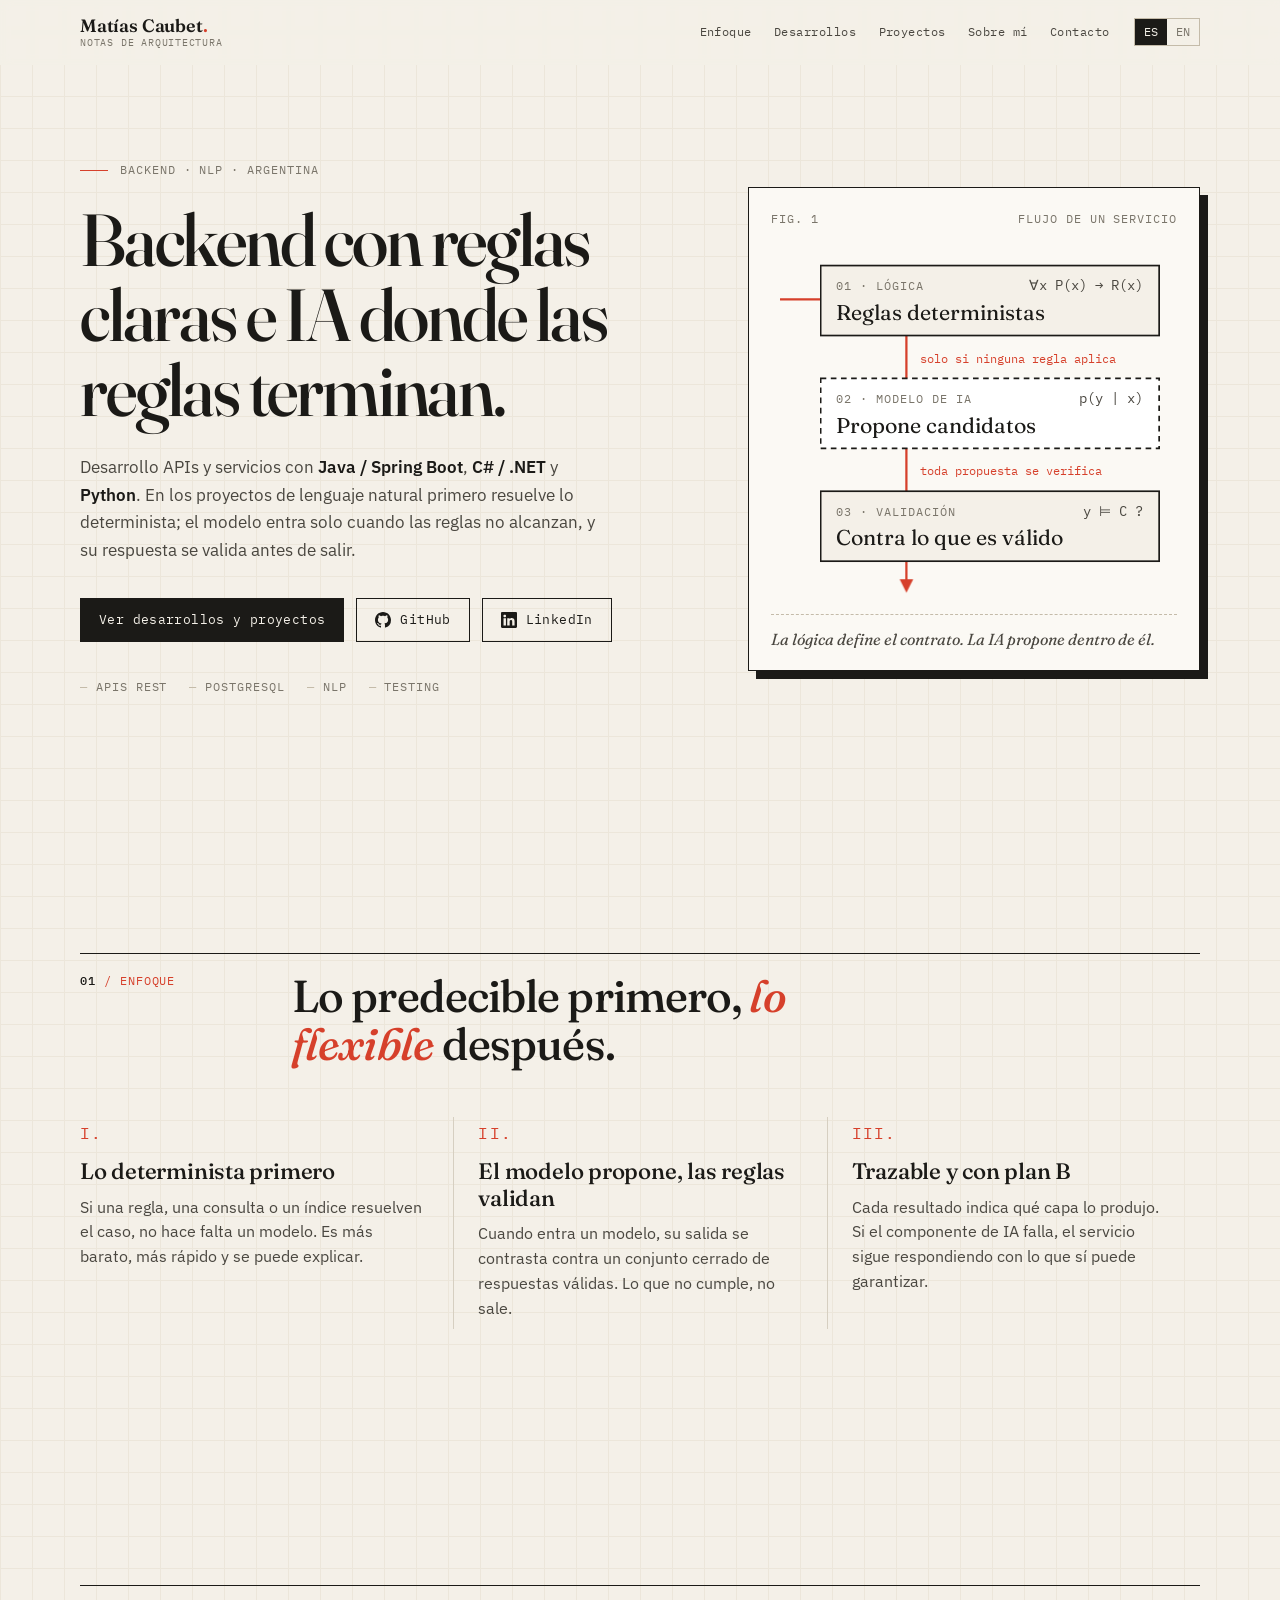
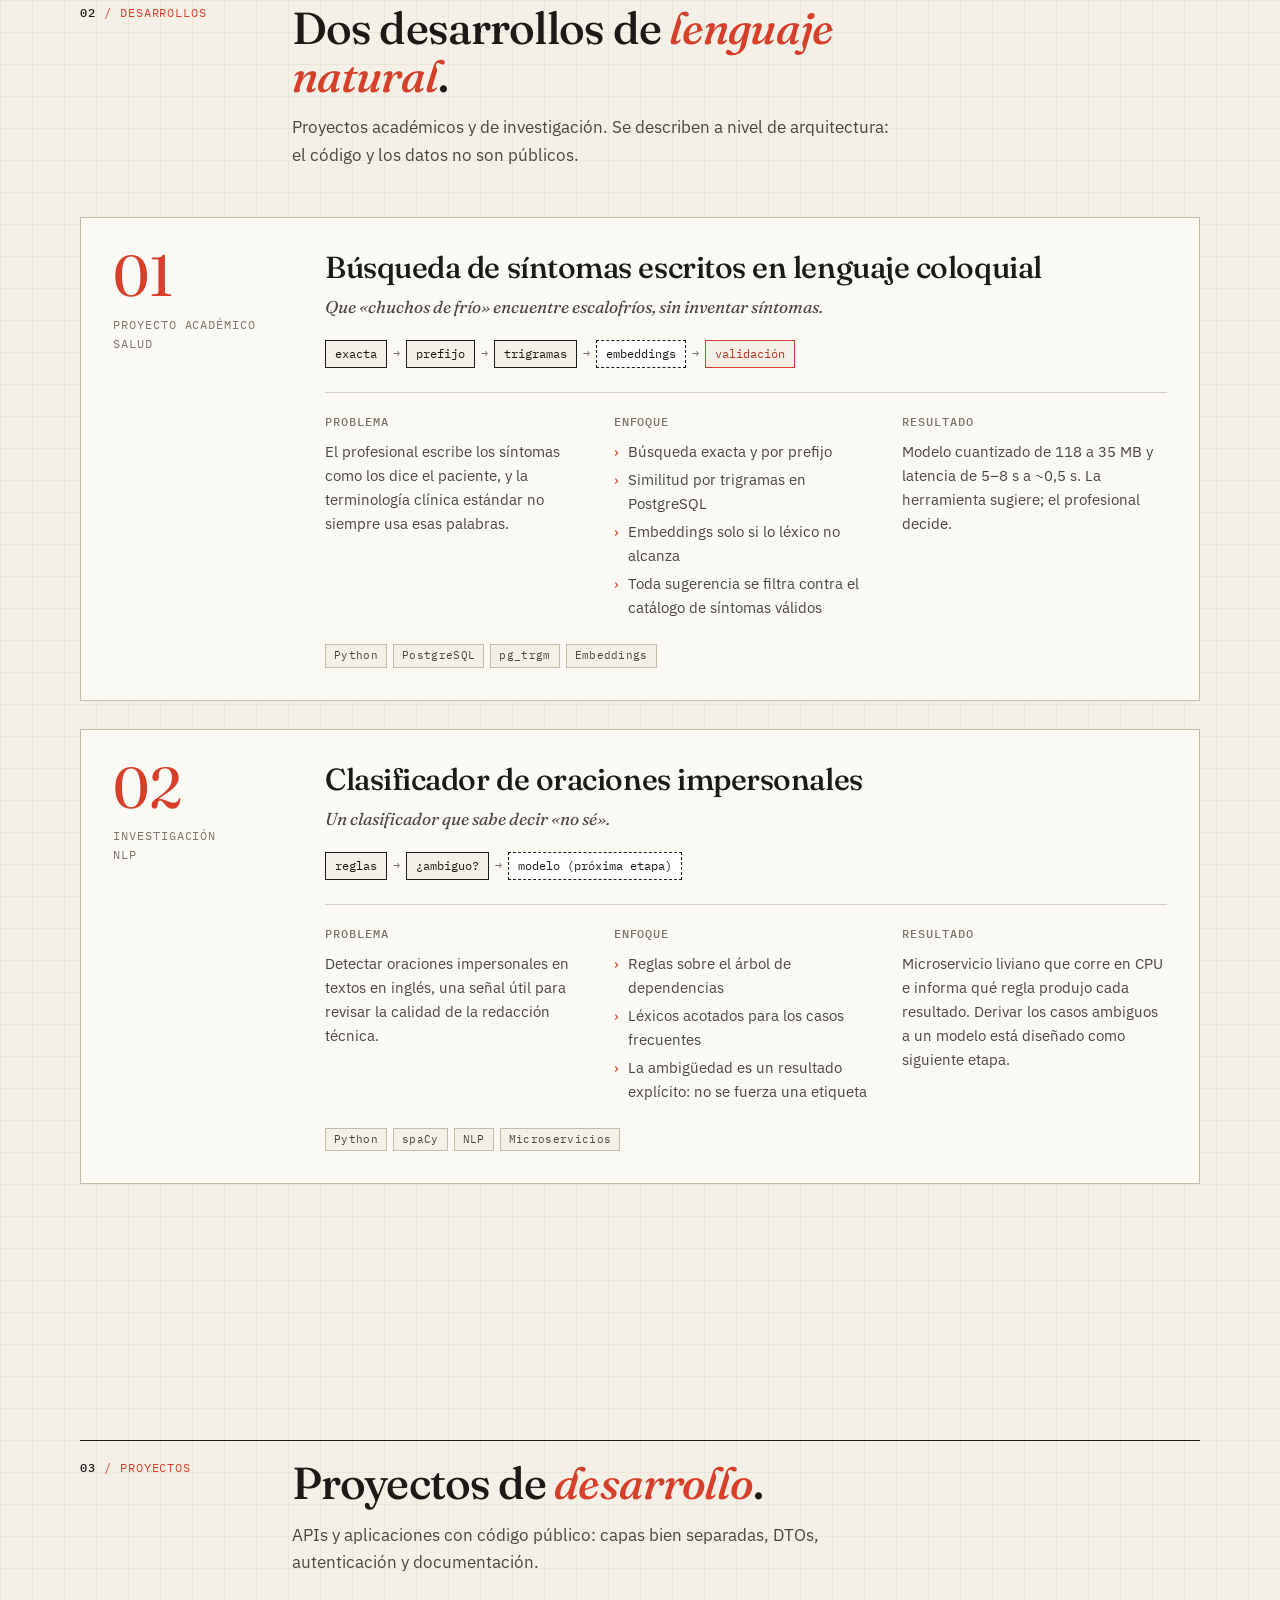
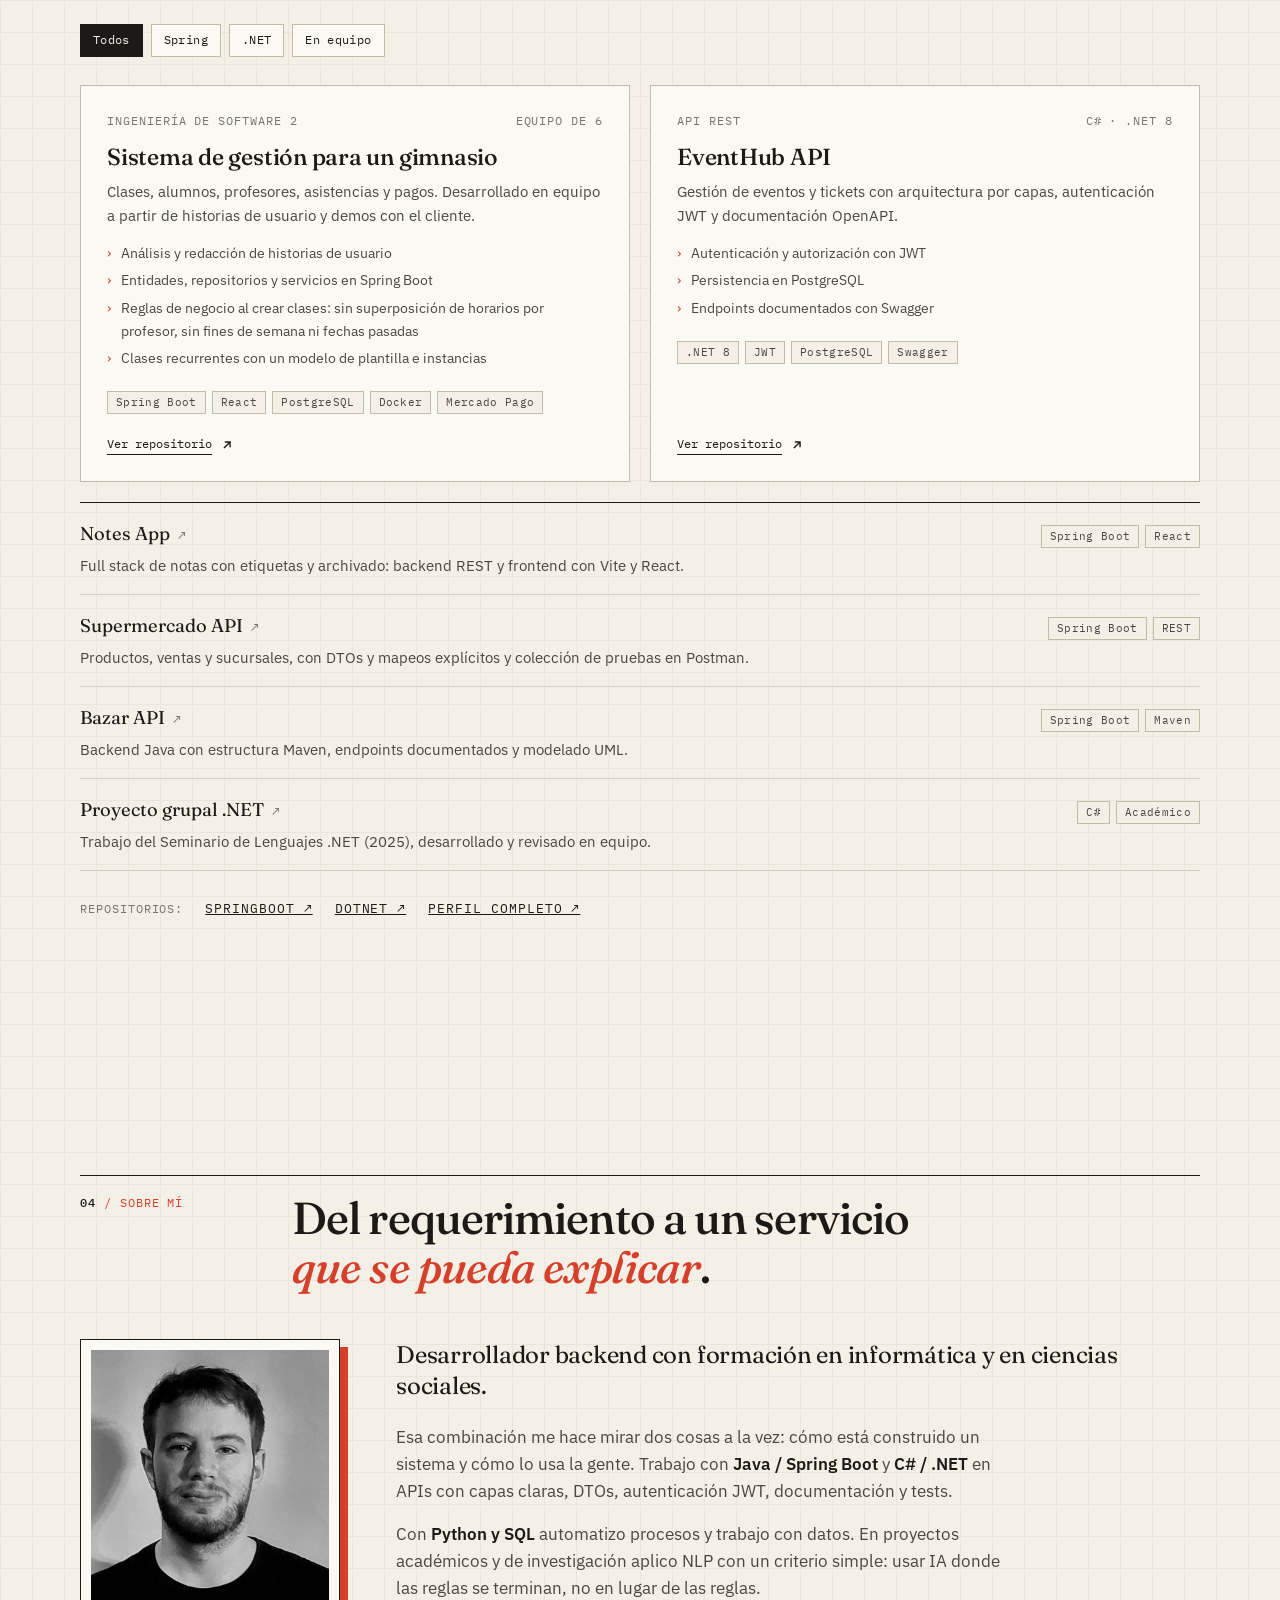
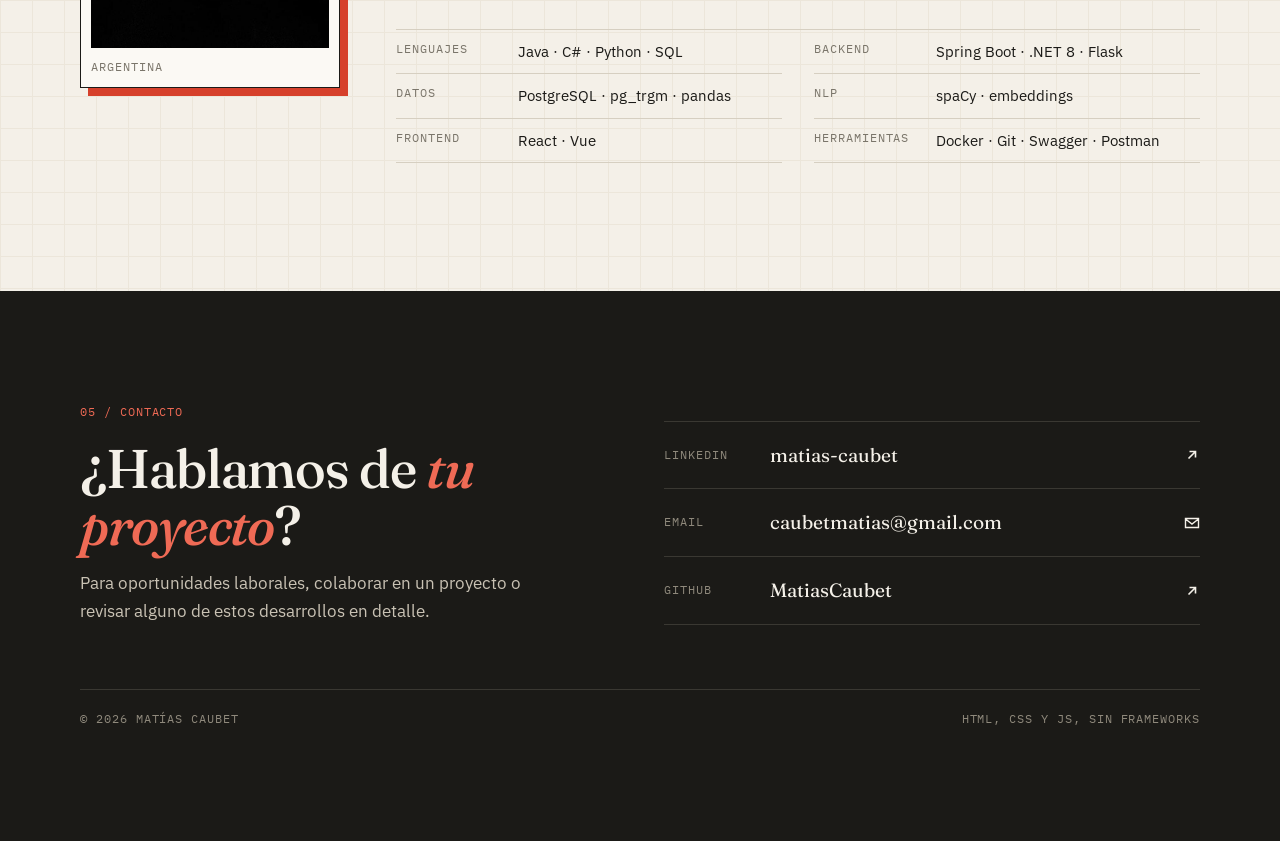
<file: index.html>
<!DOCTYPE html>
<html lang="es">
<head>
  <meta charset="UTF-8" />
  <meta name="viewport" content="width=device-width, initial-scale=1.0" />
  <title>Matías Caubet · Backend + IA aplicada</title>
  <meta name="description" content="Matías Caubet, desarrollador backend (Java/Spring Boot, C#/.NET, Python). Servicios con reglas claras e IA donde las reglas terminan." />
  <link rel="alternate" hreflang="es" href="https://matiascaubet.github.io/" />
  <link rel="alternate" hreflang="en" href="https://matiascaubet.github.io/en/" />

  <meta property="og:type" content="website" />
  <meta property="og:url" content="https://matiascaubet.github.io/" />
  <meta property="og:title" content="Matías Caubet · Backend + IA aplicada" />
  <meta property="og:description" content="Backend con reglas claras e IA donde las reglas terminan. Java, .NET, Python y NLP." />
  <meta property="og:image" content="https://matiascaubet.github.io/imagenMatias.jpg" />
  <meta property="og:locale" content="es_AR" />

  <link rel="preconnect" href="https://fonts.googleapis.com" />
  <link rel="preconnect" href="https://fonts.gstatic.com" crossorigin />
  <link href="https://fonts.googleapis.com/css2?family=Fraunces:ital,opsz,wght@0,9..144,400;0,9..144,500;0,9..144,600;1,9..144,400;1,9..144,500&family=IBM+Plex+Mono:wght@400;500&family=IBM+Plex+Sans:wght@400;500;600&display=swap" rel="stylesheet" />
  <link rel="icon" href="data:image/svg+xml,%3Csvg xmlns=%27http://www.w3.org/2000/svg%27 viewBox=%270 0 32 32%27%3E%3Crect width=%2732%27 height=%2732%27 fill=%27%231b1a17%27/%3E%3Ctext x=%2716%27 y=%2723%27 font-family=%27Georgia%27 font-size=%2720%27 fill=%27%23f4f0e8%27 text-anchor=%27middle%27%3EM%3C/text%3E%3Ccircle cx=%2726%27 cy=%2722%27 r=%272.5%27 fill=%27%23d6402b%27/%3E%3C/svg%3E" />
  <link rel="stylesheet" href="styles.css?v=20261118" />
</head>

<body>
  <!-- íconos -->
  <svg width="0" height="0" style="position:absolute" aria-hidden="true">
    <symbol id="i-gh" viewBox="0 0 16 16"><path fill="currentColor" d="M8 0C3.58 0 0 3.58 0 8c0 3.54 2.29 6.53 5.47 7.59.4.07.55-.17.55-.38 0-.19-.01-.82-.01-1.49-2.01.37-2.53-.49-2.69-.94-.09-.23-.48-.94-.82-1.13-.28-.15-.68-.52-.01-.53.63-.01 1.08.58 1.23.82.72 1.21 1.87.87 2.33.66.07-.52.28-.87.51-1.07-1.78-.2-3.64-.89-3.64-3.95 0-.87.31-1.59.82-2.15-.08-.2-.36-1.02.08-2.12 0 0 .67-.21 2.2.82.64-.18 1.32-.27 2-.27.68 0 1.36.09 2 .27 1.53-1.04 2.2-.82 2.2-.82.44 1.1.16 1.92.08 2.12.51.56.82 1.27.82 2.15 0 3.07-1.87 3.75-3.65 3.95.29.25.54.73.54 1.48 0 1.07-.01 1.93-.01 2.2 0 .21.15.46.55.38A8.01 8.01 0 0 0 16 8c0-4.42-3.58-8-8-8Z"/></symbol>
    <symbol id="i-in" viewBox="0 0 16 16"><path fill="currentColor" d="M0 1.15C0 .52.52 0 1.18 0h13.64C15.48 0 16 .52 16 1.15v13.7c0 .63-.52 1.15-1.18 1.15H1.18C.52 16 0 15.48 0 14.85V1.15Zm4.94 12.23V6.17H2.542v7.21H4.94ZM3.74 5.18c.84 0 1.36-.55 1.36-1.25-.01-.71-.52-1.25-1.34-1.25-.82 0-1.36.54-1.36 1.25 0 .7.52 1.25 1.33 1.25h.01Zm4.91 8.2V9.35c0-.21.02-.43.08-.58.17-.43.57-.88 1.23-.88.87 0 1.21.66 1.21 1.63v3.86h2.4V9.25c0-2.22-1.18-3.25-2.76-3.25-1.27 0-1.84.7-2.16 1.19v.02h-.02l.02-.02V6.17h-2.4c.03.68 0 7.21 0 7.21h2.4Z"/></symbol>
    <symbol id="i-arrow" viewBox="0 0 16 16"><path fill="none" stroke="currentColor" stroke-width="1.6" d="M4.5 11.5l7-7M5.5 4.5h6v6"/></symbol>
    <symbol id="i-mail" viewBox="0 0 16 16"><path fill="none" stroke="currentColor" stroke-width="1.4" d="M1.5 3.5h13v9h-13zM1.5 4l6.5 5 6.5-5"/></symbol>
  </svg>

  <a class="skip" href="#inicio">Saltar al contenido</a>

  <header class="topbar" data-elevate>
    <div class="wrap topbar-inner">
      <a class="brand" href="#inicio">
        <span class="brand-name">Matías Caubet<span class="dot">.</span></span>
        <span class="brand-kicker mono">Notas de arquitectura</span>
      </a>

      <nav class="nav" data-nav id="nav" aria-label="Navegación principal">
        <a href="#enfoque">Enfoque</a>
        <a href="#desarrollos">Desarrollos</a>
        <a href="#proyectos">Proyectos</a>
        <a href="#sobre-mi">Sobre mí</a>
        <a href="#contacto">Contacto</a>
      </nav>

      <div class="lang" aria-label="Idioma">
        <a href="/" aria-current="true" lang="es">ES</a>
        <a href="/en/" lang="en">EN</a>
      </div>

      <button class="nav-toggle" type="button" aria-label="Abrir menú" aria-expanded="false" aria-controls="nav" data-nav-toggle>
        <span></span>
      </button>
    </div>
  </header>

  <main>

    <!-- ═════════ HERO ═════════ -->
    <section class="hero" id="inicio">
      <div class="wrap hero-grid">
        <div>
          <p class="hero-kicker mono">Backend · NLP · Argentina</p>
          <h1 class="hero-title">Backend con reglas claras e IA donde las reglas terminan.</h1>
          <p class="hero-sub">
            Desarrollo APIs y servicios con <strong>Java / Spring Boot</strong>, <strong>C# / .NET</strong> y
            <strong>Python</strong>. En los proyectos de lenguaje natural primero resuelve lo determinista;
            el modelo entra solo cuando las reglas no alcanzan, y su respuesta se valida antes de salir.
          </p>
          <div class="hero-cta">
            <a class="btn btn-solid" href="#desarrollos">Ver desarrollos y proyectos</a>
            <a class="btn btn-line" href="https://github.com/MatiasCaubet" target="_blank" rel="noreferrer">
              <svg aria-hidden="true"><use href="#i-gh"/></svg>GitHub
            </a>
            <a class="btn btn-line" href="https://www.linkedin.com/in/matias-caubet" target="_blank" rel="noreferrer">
              <svg aria-hidden="true"><use href="#i-in"/></svg>LinkedIn
            </a>
          </div>
          <p class="hero-meta mono">
            <span>APIs REST</span><span>PostgreSQL</span><span>NLP</span><span>Testing</span>
          </p>
        </div>

        <figure class="diagram" aria-label="Diagrama: primero lógica, después modelo de IA, y validación de toda propuesta">
          <div class="diagram-head mono"><span>Fig. 1</span><span>Flujo de un servicio</span></div>
          <svg viewBox="0 0 360 318" role="img" aria-hidden="true">
            <path class="flow" d="M8 50 H120 V302" />
            <path class="tip" d="M114 298 L120 310 L126 298 Z" />

            <rect class="box" x="44" y="20" width="300" height="62" />
            <text class="lbl" x="58" y="42">01 · LÓGICA</text>
            <text class="frm" x="330" y="42" text-anchor="end">∀x P(x) → R(x)</text>
            <text class="ttl" x="58" y="68">Reglas deterministas</text>

            <text class="note" x="132" y="106">solo si ninguna regla aplica</text>

            <rect class="box ai" x="44" y="120" width="300" height="62" />
            <text class="lbl" x="58" y="142">02 · MODELO DE IA</text>
            <text class="frm" x="330" y="142" text-anchor="end">p(y | x)</text>
            <text class="ttl" x="58" y="168">Propone candidatos</text>

            <text class="note" x="132" y="206">toda propuesta se verifica</text>

            <rect class="box" x="44" y="220" width="300" height="62" />
            <text class="lbl" x="58" y="242">03 · VALIDACIÓN</text>
            <text class="frm" x="330" y="242" text-anchor="end">y ⊨ C ?</text>
            <text class="ttl" x="58" y="268">Contra lo que es válido</text>
          </svg>
          <figcaption class="diagram-foot">La lógica define el contrato. La IA propone dentro de él.</figcaption>
        </figure>
      </div>
    </section>

    <!-- ═════════ ENFOQUE ═════════ -->
    <section id="enfoque">
      <div class="wrap">
        <header class="sec-head reveal">
          <p class="sec-num mono"><b>01</b> / Enfoque</p>
          <h2 class="sec-title">Lo predecible primero, <em>lo flexible</em> después.</h2>
        </header>
        <div class="principles">
          <article class="principle reveal">
            <p class="mono">i.</p>
            <h3>Lo determinista primero</h3>
            <p>Si una regla, una consulta o un índice resuelven el caso, no hace falta un modelo. Es más barato, más rápido y se puede explicar.</p>
          </article>
          <article class="principle reveal">
            <p class="mono">ii.</p>
            <h3>El modelo propone, las reglas validan</h3>
            <p>Cuando entra un modelo, su salida se contrasta contra un conjunto cerrado de respuestas válidas. Lo que no cumple, no sale.</p>
          </article>
          <article class="principle reveal">
            <p class="mono">iii.</p>
            <h3>Trazable y con plan B</h3>
            <p>Cada resultado indica qué capa lo produjo. Si el componente de IA falla, el servicio sigue respondiendo con lo que sí puede garantizar.</p>
          </article>
        </div>
      </div>
    </section>

    <!-- ═════════ DESARROLLOS ═════════ -->
    <section id="desarrollos">
      <div class="wrap">
        <header class="sec-head reveal">
          <p class="sec-num mono"><b>02</b> / Desarrollos</p>
          <div>
            <h2 class="sec-title">Dos desarrollos de <em>lenguaje natural</em>.</h2>
            <p class="sec-lead">Proyectos académicos y de investigación. Se describen a nivel de arquitectura: el código y los datos no son públicos.</p>
          </div>
        </header>

        <div class="cases">
          <article class="case reveal">
            <div class="case-side">
              <span class="case-num">01</span>
              <span class="case-ctx mono">Proyecto académico<br>Salud</span>
            </div>
            <div>
              <h3>Búsqueda de síntomas escritos en lenguaje coloquial</h3>
              <p class="case-hook">Que «chuchos de frío» encuentre escalofríos, sin inventar síntomas.</p>
              <div class="cascade" aria-label="Cascada de búsqueda">
                <span>exacta</span><i>→</i><span>prefijo</span><i>→</i><span>trigramas</span><i>→</i><span class="ai">embeddings</span><i>→</i><span class="ok">validación</span>
              </div>
              <div class="case-cols">
                <div>
                  <h4 class="mono">Problema</h4>
                  <p>El profesional escribe los síntomas como los dice el paciente, y la terminología clínica estándar no siempre usa esas palabras.</p>
                </div>
                <div>
                  <h4 class="mono">Enfoque</h4>
                  <ul>
                    <li>Búsqueda exacta y por prefijo</li>
                    <li>Similitud por trigramas en PostgreSQL</li>
                    <li>Embeddings solo si lo léxico no alcanza</li>
                    <li>Toda sugerencia se filtra contra el catálogo de síntomas válidos</li>
                  </ul>
                </div>
                <div>
                  <h4 class="mono">Resultado</h4>
                  <p>Modelo cuantizado de 118 a 35 MB y latencia de 5–8 s a ~0,5 s. La herramienta sugiere; el profesional decide.</p>
                </div>
              </div>
              <div class="tags" style="margin-top:20px">
                <span class="tag">Python</span><span class="tag">PostgreSQL</span><span class="tag">pg_trgm</span><span class="tag">Embeddings</span>
              </div>
            </div>
          </article>

          <article class="case reveal">
            <div class="case-side">
              <span class="case-num">02</span>
              <span class="case-ctx mono">Investigación<br>NLP</span>
            </div>
            <div>
              <h3>Clasificador de oraciones impersonales</h3>
              <p class="case-hook">Un clasificador que sabe decir «no sé».</p>
              <div class="cascade" aria-label="Flujo de clasificación">
                <span>reglas</span><i>→</i><span>¿ambiguo?</span><i>→</i><span class="ai">modelo (próxima etapa)</span>
              </div>
              <div class="case-cols">
                <div>
                  <h4 class="mono">Problema</h4>
                  <p>Detectar oraciones impersonales en textos en inglés, una señal útil para revisar la calidad de la redacción técnica.</p>
                </div>
                <div>
                  <h4 class="mono">Enfoque</h4>
                  <ul>
                    <li>Reglas sobre el árbol de dependencias</li>
                    <li>Léxicos acotados para los casos frecuentes</li>
                    <li>La ambigüedad es un resultado explícito: no se fuerza una etiqueta</li>
                  </ul>
                </div>
                <div>
                  <h4 class="mono">Resultado</h4>
                  <p>Microservicio liviano que corre en CPU e informa qué regla produjo cada resultado. Derivar los casos ambiguos a un modelo está diseñado como siguiente etapa.</p>
                </div>
              </div>
              <div class="tags" style="margin-top:20px">
                <span class="tag">Python</span><span class="tag">spaCy</span><span class="tag">NLP</span><span class="tag">Microservicios</span>
              </div>
            </div>
          </article>
        </div>
      </div>
    </section>

    <!-- ═════════ PROYECTOS ═════════ -->
    <section id="proyectos">
      <div class="wrap">
        <header class="sec-head reveal">
          <p class="sec-num mono"><b>03</b> / Proyectos</p>
          <div>
            <h2 class="sec-title">Proyectos de <em>desarrollo</em>.</h2>
            <p class="sec-lead">APIs y aplicaciones con código público: capas bien separadas, DTOs, autenticación y documentación.</p>
          </div>
        </header>

        <div class="filters reveal" role="group" aria-label="Filtrar proyectos">
          <button class="filter" type="button" data-filter="all" aria-pressed="true">Todos</button>
          <button class="filter" type="button" data-filter="spring" aria-pressed="false">Spring</button>
          <button class="filter" type="button" data-filter="dotnet" aria-pressed="false">.NET</button>
          <button class="filter" type="button" data-filter="grupal" aria-pressed="false">En equipo</button>
        </div>

        <div class="pgrid">
          <article class="pcard reveal" data-tags="spring grupal">
            <div class="pcard-top mono"><span>Ingeniería de Software 2</span><span>Equipo de 6</span></div>
            <h3>Sistema de gestión para un gimnasio</h3>
            <p>Clases, alumnos, profesores, asistencias y pagos. Desarrollado en equipo a partir de historias de usuario y demos con el cliente.</p>
            <ul>
              <li>Análisis y redacción de historias de usuario</li>
              <li>Entidades, repositorios y servicios en Spring Boot</li>
              <li>Reglas de negocio al crear clases: sin superposición de horarios por profesor, sin fines de semana ni fechas pasadas</li>
              <li>Clases recurrentes con un modelo de plantilla e instancias</li>
            </ul>
            <div class="tags">
              <span class="tag">Spring Boot</span><span class="tag">React</span><span class="tag">PostgreSQL</span><span class="tag">Docker</span><span class="tag">Mercado Pago</span>
            </div>
            <a class="pcard-link" href="https://github.com/TomasMessineo/sistema-actividades-is2" target="_blank" rel="noreferrer">
              <span>Ver repositorio</span><svg aria-hidden="true"><use href="#i-arrow"/></svg>
            </a>
          </article>

          <article class="pcard reveal" data-tags="dotnet">
            <div class="pcard-top mono"><span>API REST</span><span>C# · .NET 8</span></div>
            <h3>EventHub API</h3>
            <p>Gestión de eventos y tickets con arquitectura por capas, autenticación JWT y documentación OpenAPI.</p>
            <ul>
              <li>Autenticación y autorización con JWT</li>
              <li>Persistencia en PostgreSQL</li>
              <li>Endpoints documentados con Swagger</li>
            </ul>
            <div class="tags">
              <span class="tag">.NET 8</span><span class="tag">JWT</span><span class="tag">PostgreSQL</span><span class="tag">Swagger</span>
            </div>
            <a class="pcard-link" href="https://github.com/MatiasCaubet/DotNet" target="_blank" rel="noreferrer">
              <span>Ver repositorio</span><svg aria-hidden="true"><use href="#i-arrow"/></svg>
            </a>
          </article>
        </div>

        <ul class="plist">
          <li class="reveal" data-tags="spring">
            <a class="plist-name" href="https://github.com/MatiasCaubet/SpringBoot/tree/main/Note" target="_blank" rel="noreferrer">Notes App</a>
            <div class="tags"><span class="tag">Spring Boot</span><span class="tag">React</span></div>
            <p>Full stack de notas con etiquetas y archivado: backend REST y frontend con Vite y React.</p>
          </li>
          <li class="reveal" data-tags="spring">
            <a class="plist-name" href="https://github.com/MatiasCaubet/SpringBoot/tree/main/supermercado" target="_blank" rel="noreferrer">Supermercado API</a>
            <div class="tags"><span class="tag">Spring Boot</span><span class="tag">REST</span></div>
            <p>Productos, ventas y sucursales, con DTOs y mapeos explícitos y colección de pruebas en Postman.</p>
          </li>
          <li class="reveal" data-tags="spring">
            <a class="plist-name" href="https://github.com/MatiasCaubet/SpringBoot/tree/main/Bazar" target="_blank" rel="noreferrer">Bazar API</a>
            <div class="tags"><span class="tag">Spring Boot</span><span class="tag">Maven</span></div>
            <p>Backend Java con estructura Maven, endpoints documentados y modelado UML.</p>
          </li>
          <li class="reveal" data-tags="dotnet grupal">
            <a class="plist-name" href="https://github.com/MatiasCaubet/ProyectoDotNet-grupal" target="_blank" rel="noreferrer">Proyecto grupal .NET</a>
            <div class="tags"><span class="tag">C#</span><span class="tag">Académico</span></div>
            <p>Trabajo del Seminario de Lenguajes .NET (2025), desarrollado y revisado en equipo.</p>
          </li>
        </ul>

        <p class="repos mono reveal">
          Repositorios:
          <a href="https://github.com/MatiasCaubet/SpringBoot" target="_blank" rel="noreferrer">SpringBoot ↗</a>
          <a href="https://github.com/MatiasCaubet/DotNet" target="_blank" rel="noreferrer">DotNet ↗</a>
          <a href="https://github.com/MatiasCaubet" target="_blank" rel="noreferrer">Perfil completo ↗</a>
        </p>
      </div>
    </section>

    <!-- ═════════ SOBRE MÍ ═════════ -->
    <section id="sobre-mi">
      <div class="wrap">
        <header class="sec-head reveal">
          <p class="sec-num mono"><b>04</b> / Sobre mí</p>
          <h2 class="sec-title">Del requerimiento a un servicio <em>que se pueda explicar</em>.</h2>
        </header>
        <div class="about">
          <figure class="photo reveal">
            <img src="imagenMatias.jpg" alt="Foto de Matías Caubet" width="792" height="862" decoding="async" />
            <figcaption class="mono">Argentina</figcaption>
          </figure>
          <div class="about-text reveal">
            <p class="lead">Desarrollador backend con formación en informática y en ciencias sociales.</p>
            <p>Esa combinación me hace mirar dos cosas a la vez: cómo está construido un sistema y cómo lo usa la gente. Trabajo con <strong>Java / Spring Boot</strong> y <strong>C# / .NET</strong> en APIs con capas claras, DTOs, autenticación JWT, documentación y tests.</p>
            <p>Con <strong>Python y SQL</strong> automatizo procesos y trabajo con datos. En proyectos académicos y de investigación aplico NLP con un criterio simple: usar IA donde las reglas se terminan, no en lugar de las reglas.</p>
            <dl class="stack">
              <div><dt class="mono">Lenguajes</dt><dd>Java · C# · Python · SQL</dd></div>
              <div><dt class="mono">Backend</dt><dd>Spring Boot · .NET 8 · Flask</dd></div>
              <div><dt class="mono">Datos</dt><dd>PostgreSQL · pg_trgm · pandas</dd></div>
              <div><dt class="mono">NLP</dt><dd>spaCy · embeddings</dd></div>
              <div><dt class="mono">Frontend</dt><dd>React · Vue</dd></div>
              <div><dt class="mono">Herramientas</dt><dd>Docker · Git · Swagger · Postman</dd></div>
            </dl>
          </div>
        </div>
      </div>
    </section>

    <!-- ═════════ CONTACTO ═════════ -->
    <section class="contact" id="contacto">
      <div class="wrap">
        <div class="contact-grid">
          <div class="reveal">
            <span class="mono">05 / Contacto</span>
            <h2>¿Hablamos de <em>tu proyecto</em>?</h2>
            <p>Para oportunidades laborales, colaborar en un proyecto o revisar alguno de estos desarrollos en detalle.</p>
          </div>
          <div class="clinks reveal">
            <a href="https://www.linkedin.com/in/matias-caubet" target="_blank" rel="noreferrer">
              <span class="k">LinkedIn</span><span class="v">matias-caubet</span><svg aria-hidden="true"><use href="#i-arrow"/></svg>
            </a>
            <a href="mailto:caubetmatias@gmail.com">
              <span class="k">Email</span><span class="v">caubetmatias@gmail.com</span><svg aria-hidden="true"><use href="#i-mail"/></svg>
            </a>
            <a href="https://github.com/MatiasCaubet" target="_blank" rel="noreferrer">
              <span class="k">GitHub</span><span class="v">MatiasCaubet</span><svg aria-hidden="true"><use href="#i-arrow"/></svg>
            </a>
          </div>
        </div>
        <footer class="footer mono">
          <span>© <span class="js-year">2026</span> Matías Caubet</span>
          <span>HTML, CSS y JS, sin frameworks</span>
        </footer>
      </div>
    </section>

  </main>
  <script src="script.js?v=20261118"></script>
</body>
</html>
</file>
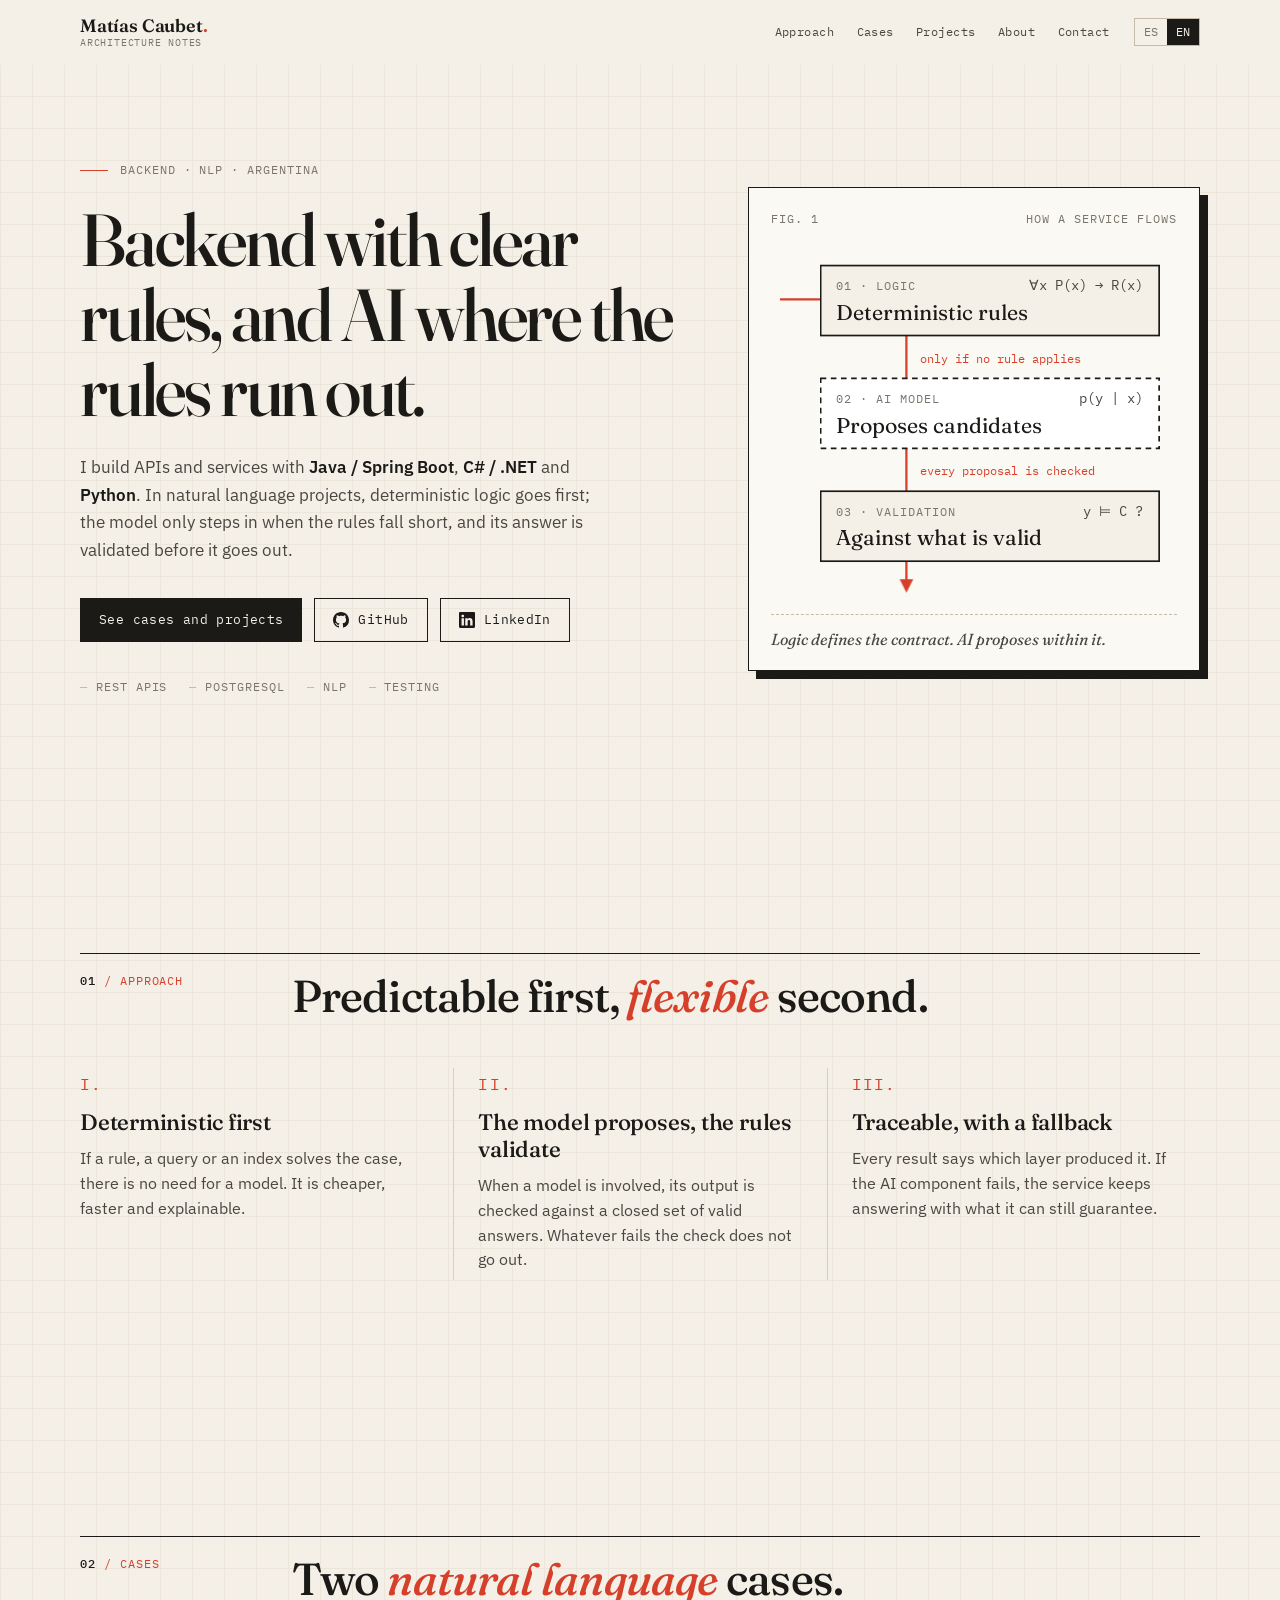
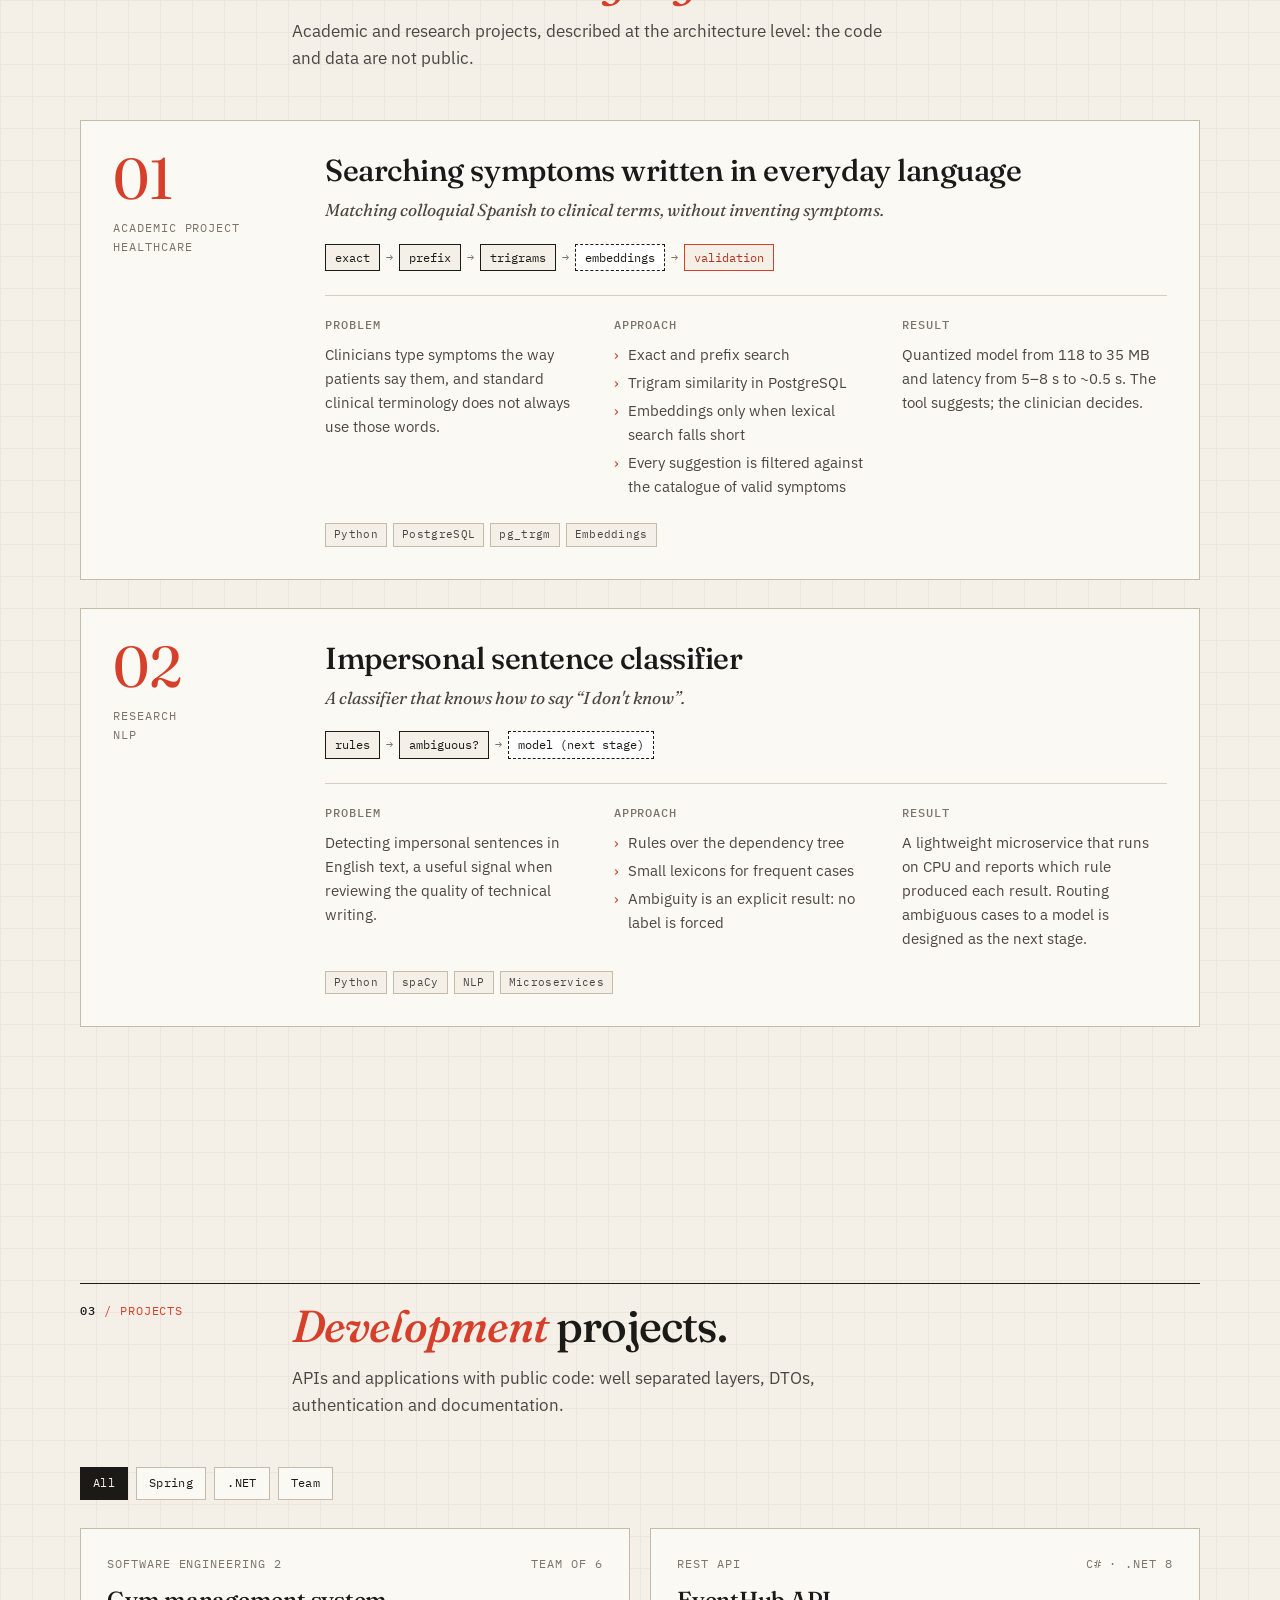
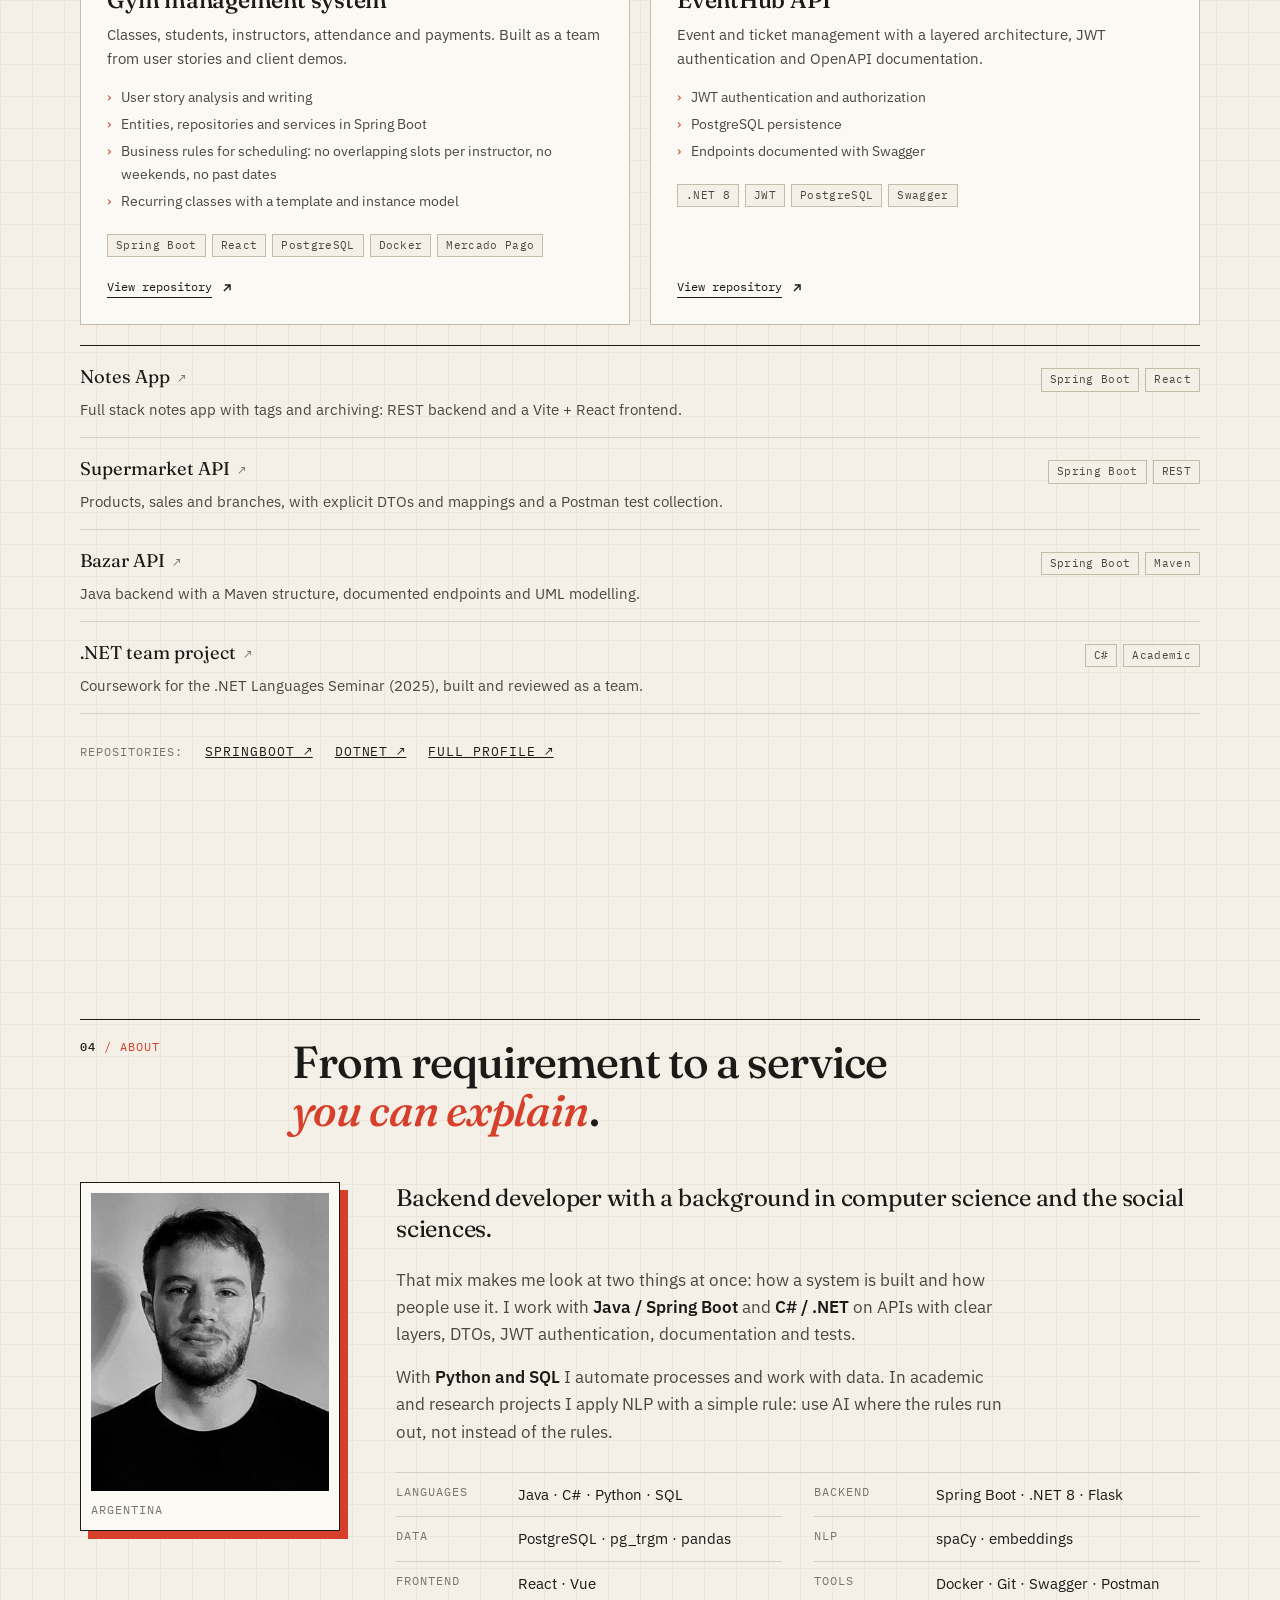
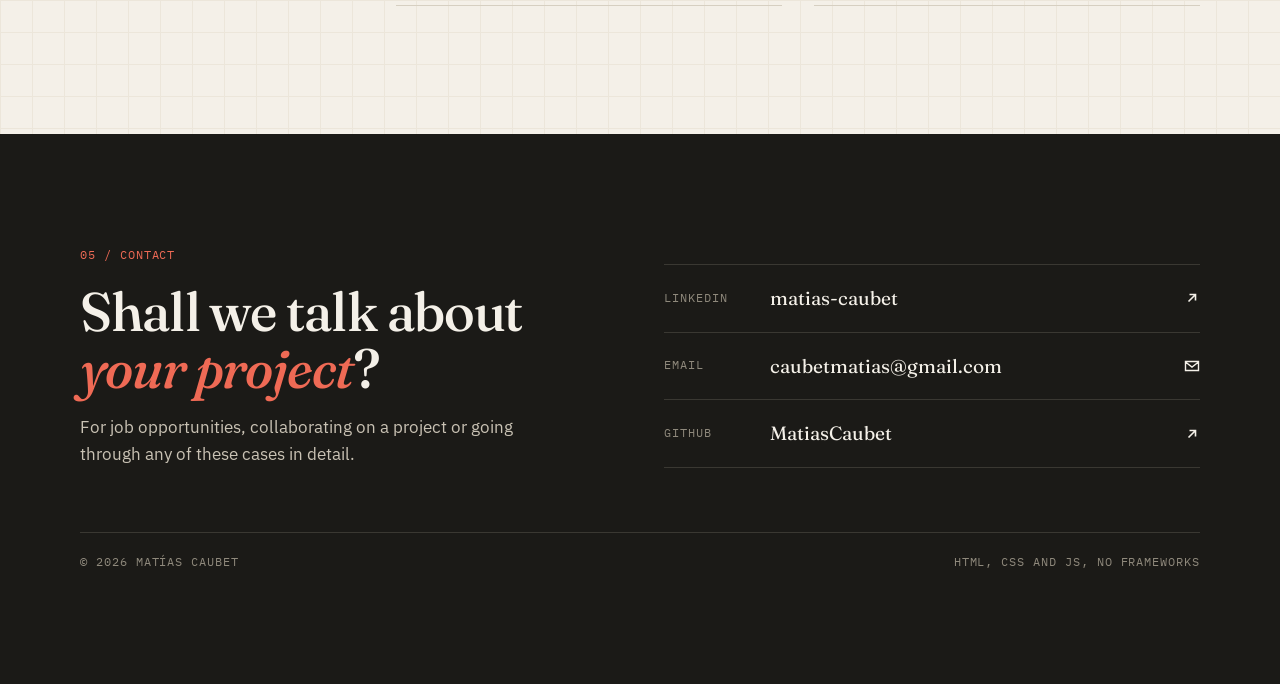
<file: en/index.html>
<!DOCTYPE html>
<html lang="en">
<head>
  <meta charset="UTF-8" />
  <meta name="viewport" content="width=device-width, initial-scale=1.0" />
  <title>Matías Caubet · Backend + applied AI</title>
  <meta name="description" content="Matías Caubet, backend developer (Java/Spring Boot, C#/.NET, Python). Services with clear rules, and AI where the rules run out." />
  <link rel="alternate" hreflang="es" href="https://matiascaubet.github.io/" />
  <link rel="alternate" hreflang="en" href="https://matiascaubet.github.io/en/" />

  <meta property="og:type" content="website" />
  <meta property="og:url" content="https://matiascaubet.github.io/en/" />
  <meta property="og:title" content="Matías Caubet · Backend + applied AI" />
  <meta property="og:description" content="Backend with clear rules, and AI where the rules run out. Java, .NET, Python and NLP." />
  <meta property="og:image" content="https://matiascaubet.github.io/imagenMatias.jpg" />
  <meta property="og:locale" content="en_US" />

  <link rel="preconnect" href="https://fonts.googleapis.com" />
  <link rel="preconnect" href="https://fonts.gstatic.com" crossorigin />
  <link href="https://fonts.googleapis.com/css2?family=Fraunces:ital,opsz,wght@0,9..144,400;0,9..144,500;0,9..144,600;1,9..144,400;1,9..144,500&family=IBM+Plex+Mono:wght@400;500&family=IBM+Plex+Sans:wght@400;500;600&display=swap" rel="stylesheet" />
  <link rel="icon" href="data:image/svg+xml,%3Csvg xmlns=%27http://www.w3.org/2000/svg%27 viewBox=%270 0 32 32%27%3E%3Crect width=%2732%27 height=%2732%27 fill=%27%231b1a17%27/%3E%3Ctext x=%2716%27 y=%2723%27 font-family=%27Georgia%27 font-size=%2720%27 fill=%27%23f4f0e8%27 text-anchor=%27middle%27%3EM%3C/text%3E%3Ccircle cx=%2726%27 cy=%2722%27 r=%272.5%27 fill=%27%23d6402b%27/%3E%3C/svg%3E" />
  <link rel="stylesheet" href="../styles.css?v=20261118" />
</head>

<body>
  <!-- icons -->
  <svg width="0" height="0" style="position:absolute" aria-hidden="true">
    <symbol id="i-gh" viewBox="0 0 16 16"><path fill="currentColor" d="M8 0C3.58 0 0 3.58 0 8c0 3.54 2.29 6.53 5.47 7.59.4.07.55-.17.55-.38 0-.19-.01-.82-.01-1.49-2.01.37-2.53-.49-2.69-.94-.09-.23-.48-.94-.82-1.13-.28-.15-.68-.52-.01-.53.63-.01 1.08.58 1.23.82.72 1.21 1.87.87 2.33.66.07-.52.28-.87.51-1.07-1.78-.2-3.64-.89-3.64-3.95 0-.87.31-1.59.82-2.15-.08-.2-.36-1.02.08-2.12 0 0 .67-.21 2.2.82.64-.18 1.32-.27 2-.27.68 0 1.36.09 2 .27 1.53-1.04 2.2-.82 2.2-.82.44 1.1.16 1.92.08 2.12.51.56.82 1.27.82 2.15 0 3.07-1.87 3.75-3.65 3.95.29.25.54.73.54 1.48 0 1.07-.01 1.93-.01 2.2 0 .21.15.46.55.38A8.01 8.01 0 0 0 16 8c0-4.42-3.58-8-8-8Z"/></symbol>
    <symbol id="i-in" viewBox="0 0 16 16"><path fill="currentColor" d="M0 1.15C0 .52.52 0 1.18 0h13.64C15.48 0 16 .52 16 1.15v13.7c0 .63-.52 1.15-1.18 1.15H1.18C.52 16 0 15.48 0 14.85V1.15Zm4.94 12.23V6.17H2.542v7.21H4.94ZM3.74 5.18c.84 0 1.36-.55 1.36-1.25-.01-.71-.52-1.25-1.34-1.25-.82 0-1.36.54-1.36 1.25 0 .7.52 1.25 1.33 1.25h.01Zm4.91 8.2V9.35c0-.21.02-.43.08-.58.17-.43.57-.88 1.23-.88.87 0 1.21.66 1.21 1.63v3.86h2.4V9.25c0-2.22-1.18-3.25-2.76-3.25-1.27 0-1.84.7-2.16 1.19v.02h-.02l.02-.02V6.17h-2.4c.03.68 0 7.21 0 7.21h2.4Z"/></symbol>
    <symbol id="i-arrow" viewBox="0 0 16 16"><path fill="none" stroke="currentColor" stroke-width="1.6" d="M4.5 11.5l7-7M5.5 4.5h6v6"/></symbol>
    <symbol id="i-mail" viewBox="0 0 16 16"><path fill="none" stroke="currentColor" stroke-width="1.4" d="M1.5 3.5h13v9h-13zM1.5 4l6.5 5 6.5-5"/></symbol>
  </svg>

  <a class="skip" href="#home">Skip to content</a>

  <header class="topbar" data-elevate>
    <div class="wrap topbar-inner">
      <a class="brand" href="#home">
        <span class="brand-name">Matías Caubet<span class="dot">.</span></span>
        <span class="brand-kicker mono">Architecture notes</span>
      </a>

      <nav class="nav" data-nav id="nav" aria-label="Main navigation">
        <a href="#approach">Approach</a>
        <a href="#cases">Cases</a>
        <a href="#projects">Projects</a>
        <a href="#about">About</a>
        <a href="#contact">Contact</a>
      </nav>

      <div class="lang" aria-label="Language">
        <a href="/" lang="es">ES</a>
        <a href="/en/" aria-current="true" lang="en">EN</a>
      </div>

      <button class="nav-toggle" type="button" aria-label="Open menu" aria-expanded="false" aria-controls="nav" data-nav-toggle>
        <span></span>
      </button>
    </div>
  </header>

  <main>

    <!-- ═════════ HERO ═════════ -->
    <section class="hero" id="home">
      <div class="wrap hero-grid">
        <div>
          <p class="hero-kicker mono">Backend · NLP · Argentina</p>
          <h1 class="hero-title">Backend with clear rules, and AI where the rules run out.</h1>
          <p class="hero-sub">
            I build APIs and services with <strong>Java / Spring Boot</strong>, <strong>C# / .NET</strong> and
            <strong>Python</strong>. In natural language projects, deterministic logic goes first;
            the model only steps in when the rules fall short, and its answer is validated before it goes out.
          </p>
          <div class="hero-cta">
            <a class="btn btn-solid" href="#cases">See cases and projects</a>
            <a class="btn btn-line" href="https://github.com/MatiasCaubet" target="_blank" rel="noreferrer">
              <svg aria-hidden="true"><use href="#i-gh"/></svg>GitHub
            </a>
            <a class="btn btn-line" href="https://www.linkedin.com/in/matias-caubet" target="_blank" rel="noreferrer">
              <svg aria-hidden="true"><use href="#i-in"/></svg>LinkedIn
            </a>
          </div>
          <p class="hero-meta mono">
            <span>REST APIs</span><span>PostgreSQL</span><span>NLP</span><span>Testing</span>
          </p>
        </div>

        <figure class="diagram" aria-label="Diagram: logic first, then an AI model, and every proposal is validated">
          <div class="diagram-head mono"><span>Fig. 1</span><span>How a service flows</span></div>
          <svg viewBox="0 0 360 318" role="img" aria-hidden="true">
            <path class="flow" d="M8 50 H120 V302" />
            <path class="tip" d="M114 298 L120 310 L126 298 Z" />

            <rect class="box" x="44" y="20" width="300" height="62" />
            <text class="lbl" x="58" y="42">01 · LOGIC</text>
            <text class="frm" x="330" y="42" text-anchor="end">∀x P(x) → R(x)</text>
            <text class="ttl" x="58" y="68">Deterministic rules</text>

            <text class="note" x="132" y="106">only if no rule applies</text>

            <rect class="box ai" x="44" y="120" width="300" height="62" />
            <text class="lbl" x="58" y="142">02 · AI MODEL</text>
            <text class="frm" x="330" y="142" text-anchor="end">p(y | x)</text>
            <text class="ttl" x="58" y="168">Proposes candidates</text>

            <text class="note" x="132" y="206">every proposal is checked</text>

            <rect class="box" x="44" y="220" width="300" height="62" />
            <text class="lbl" x="58" y="242">03 · VALIDATION</text>
            <text class="frm" x="330" y="242" text-anchor="end">y ⊨ C ?</text>
            <text class="ttl" x="58" y="268">Against what is valid</text>
          </svg>
          <figcaption class="diagram-foot">Logic defines the contract. AI proposes within it.</figcaption>
        </figure>
      </div>
    </section>

    <!-- ═════════ APPROACH ═════════ -->
    <section id="approach">
      <div class="wrap">
        <header class="sec-head reveal">
          <p class="sec-num mono"><b>01</b> / Approach</p>
          <h2 class="sec-title">Predictable first, <em>flexible</em> second.</h2>
        </header>
        <div class="principles">
          <article class="principle reveal">
            <p class="mono">i.</p>
            <h3>Deterministic first</h3>
            <p>If a rule, a query or an index solves the case, there is no need for a model. It is cheaper, faster and explainable.</p>
          </article>
          <article class="principle reveal">
            <p class="mono">ii.</p>
            <h3>The model proposes, the rules validate</h3>
            <p>When a model is involved, its output is checked against a closed set of valid answers. Whatever fails the check does not go out.</p>
          </article>
          <article class="principle reveal">
            <p class="mono">iii.</p>
            <h3>Traceable, with a fallback</h3>
            <p>Every result says which layer produced it. If the AI component fails, the service keeps answering with what it can still guarantee.</p>
          </article>
        </div>
      </div>
    </section>

    <!-- ═════════ CASES ═════════ -->
    <section id="cases">
      <div class="wrap">
        <header class="sec-head reveal">
          <p class="sec-num mono"><b>02</b> / Cases</p>
          <div>
            <h2 class="sec-title">Two <em>natural language</em> cases.</h2>
            <p class="sec-lead">Academic and research projects, described at the architecture level: the code and data are not public.</p>
          </div>
        </header>

        <div class="cases">
          <article class="case reveal">
            <div class="case-side">
              <span class="case-num">01</span>
              <span class="case-ctx mono">Academic project<br>Healthcare</span>
            </div>
            <div>
              <h3>Searching symptoms written in everyday language</h3>
              <p class="case-hook">Matching colloquial Spanish to clinical terms, without inventing symptoms.</p>
              <div class="cascade" aria-label="Search cascade">
                <span>exact</span><i>→</i><span>prefix</span><i>→</i><span>trigrams</span><i>→</i><span class="ai">embeddings</span><i>→</i><span class="ok">validation</span>
              </div>
              <div class="case-cols">
                <div>
                  <h4 class="mono">Problem</h4>
                  <p>Clinicians type symptoms the way patients say them, and standard clinical terminology does not always use those words.</p>
                </div>
                <div>
                  <h4 class="mono">Approach</h4>
                  <ul>
                    <li>Exact and prefix search</li>
                    <li>Trigram similarity in PostgreSQL</li>
                    <li>Embeddings only when lexical search falls short</li>
                    <li>Every suggestion is filtered against the catalogue of valid symptoms</li>
                  </ul>
                </div>
                <div>
                  <h4 class="mono">Result</h4>
                  <p>Quantized model from 118 to 35 MB and latency from 5–8 s to ~0.5 s. The tool suggests; the clinician decides.</p>
                </div>
              </div>
              <div class="tags" style="margin-top:20px">
                <span class="tag">Python</span><span class="tag">PostgreSQL</span><span class="tag">pg_trgm</span><span class="tag">Embeddings</span>
              </div>
            </div>
          </article>

          <article class="case reveal">
            <div class="case-side">
              <span class="case-num">02</span>
              <span class="case-ctx mono">Research<br>NLP</span>
            </div>
            <div>
              <h3>Impersonal sentence classifier</h3>
              <p class="case-hook">A classifier that knows how to say “I don't know”.</p>
              <div class="cascade" aria-label="Classification flow">
                <span>rules</span><i>→</i><span>ambiguous?</span><i>→</i><span class="ai">model (next stage)</span>
              </div>
              <div class="case-cols">
                <div>
                  <h4 class="mono">Problem</h4>
                  <p>Detecting impersonal sentences in English text, a useful signal when reviewing the quality of technical writing.</p>
                </div>
                <div>
                  <h4 class="mono">Approach</h4>
                  <ul>
                    <li>Rules over the dependency tree</li>
                    <li>Small lexicons for frequent cases</li>
                    <li>Ambiguity is an explicit result: no label is forced</li>
                  </ul>
                </div>
                <div>
                  <h4 class="mono">Result</h4>
                  <p>A lightweight microservice that runs on CPU and reports which rule produced each result. Routing ambiguous cases to a model is designed as the next stage.</p>
                </div>
              </div>
              <div class="tags" style="margin-top:20px">
                <span class="tag">Python</span><span class="tag">spaCy</span><span class="tag">NLP</span><span class="tag">Microservices</span>
              </div>
            </div>
          </article>
        </div>
      </div>
    </section>

    <!-- ═════════ PROJECTS ═════════ -->
    <section id="projects">
      <div class="wrap">
        <header class="sec-head reveal">
          <p class="sec-num mono"><b>03</b> / Projects</p>
          <div>
            <h2 class="sec-title"><em>Development</em> projects.</h2>
            <p class="sec-lead">APIs and applications with public code: well separated layers, DTOs, authentication and documentation.</p>
          </div>
        </header>

        <div class="filters reveal" role="group" aria-label="Filter projects">
          <button class="filter" type="button" data-filter="all" aria-pressed="true">All</button>
          <button class="filter" type="button" data-filter="spring" aria-pressed="false">Spring</button>
          <button class="filter" type="button" data-filter="dotnet" aria-pressed="false">.NET</button>
          <button class="filter" type="button" data-filter="grupal" aria-pressed="false">Team</button>
        </div>

        <div class="pgrid">
          <article class="pcard reveal" data-tags="spring grupal">
            <div class="pcard-top mono"><span>Software Engineering 2</span><span>Team of 6</span></div>
            <h3>Gym management system</h3>
            <p>Classes, students, instructors, attendance and payments. Built as a team from user stories and client demos.</p>
            <ul>
              <li>User story analysis and writing</li>
              <li>Entities, repositories and services in Spring Boot</li>
              <li>Business rules for scheduling: no overlapping slots per instructor, no weekends, no past dates</li>
              <li>Recurring classes with a template and instance model</li>
            </ul>
            <div class="tags">
              <span class="tag">Spring Boot</span><span class="tag">React</span><span class="tag">PostgreSQL</span><span class="tag">Docker</span><span class="tag">Mercado Pago</span>
            </div>
            <a class="pcard-link" href="https://github.com/TomasMessineo/sistema-actividades-is2" target="_blank" rel="noreferrer">
              <span>View repository</span><svg aria-hidden="true"><use href="#i-arrow"/></svg>
            </a>
          </article>

          <article class="pcard reveal" data-tags="dotnet">
            <div class="pcard-top mono"><span>REST API</span><span>C# · .NET 8</span></div>
            <h3>EventHub API</h3>
            <p>Event and ticket management with a layered architecture, JWT authentication and OpenAPI documentation.</p>
            <ul>
              <li>JWT authentication and authorization</li>
              <li>PostgreSQL persistence</li>
              <li>Endpoints documented with Swagger</li>
            </ul>
            <div class="tags">
              <span class="tag">.NET 8</span><span class="tag">JWT</span><span class="tag">PostgreSQL</span><span class="tag">Swagger</span>
            </div>
            <a class="pcard-link" href="https://github.com/MatiasCaubet/DotNet" target="_blank" rel="noreferrer">
              <span>View repository</span><svg aria-hidden="true"><use href="#i-arrow"/></svg>
            </a>
          </article>
        </div>

        <ul class="plist">
          <li class="reveal" data-tags="spring">
            <a class="plist-name" href="https://github.com/MatiasCaubet/SpringBoot/tree/main/Note" target="_blank" rel="noreferrer">Notes App</a>
            <div class="tags"><span class="tag">Spring Boot</span><span class="tag">React</span></div>
            <p>Full stack notes app with tags and archiving: REST backend and a Vite + React frontend.</p>
          </li>
          <li class="reveal" data-tags="spring">
            <a class="plist-name" href="https://github.com/MatiasCaubet/SpringBoot/tree/main/supermercado" target="_blank" rel="noreferrer">Supermarket API</a>
            <div class="tags"><span class="tag">Spring Boot</span><span class="tag">REST</span></div>
            <p>Products, sales and branches, with explicit DTOs and mappings and a Postman test collection.</p>
          </li>
          <li class="reveal" data-tags="spring">
            <a class="plist-name" href="https://github.com/MatiasCaubet/SpringBoot/tree/main/Bazar" target="_blank" rel="noreferrer">Bazar API</a>
            <div class="tags"><span class="tag">Spring Boot</span><span class="tag">Maven</span></div>
            <p>Java backend with a Maven structure, documented endpoints and UML modelling.</p>
          </li>
          <li class="reveal" data-tags="dotnet grupal">
            <a class="plist-name" href="https://github.com/MatiasCaubet/ProyectoDotNet-grupal" target="_blank" rel="noreferrer">.NET team project</a>
            <div class="tags"><span class="tag">C#</span><span class="tag">Academic</span></div>
            <p>Coursework for the .NET Languages Seminar (2025), built and reviewed as a team.</p>
          </li>
        </ul>

        <p class="repos mono reveal">
          Repositories:
          <a href="https://github.com/MatiasCaubet/SpringBoot" target="_blank" rel="noreferrer">SpringBoot ↗</a>
          <a href="https://github.com/MatiasCaubet/DotNet" target="_blank" rel="noreferrer">DotNet ↗</a>
          <a href="https://github.com/MatiasCaubet" target="_blank" rel="noreferrer">Full profile ↗</a>
        </p>
      </div>
    </section>

    <!-- ═════════ ABOUT ═════════ -->
    <section id="about">
      <div class="wrap">
        <header class="sec-head reveal">
          <p class="sec-num mono"><b>04</b> / About</p>
          <h2 class="sec-title">From requirement to a service <em>you can explain</em>.</h2>
        </header>
        <div class="about">
          <figure class="photo reveal">
            <img src="../imagenMatias.jpg" alt="Photo of Matías Caubet" width="792" height="862" decoding="async" />
            <figcaption class="mono">Argentina</figcaption>
          </figure>
          <div class="about-text reveal">
            <p class="lead">Backend developer with a background in computer science and the social sciences.</p>
            <p>That mix makes me look at two things at once: how a system is built and how people use it. I work with <strong>Java / Spring Boot</strong> and <strong>C# / .NET</strong> on APIs with clear layers, DTOs, JWT authentication, documentation and tests.</p>
            <p>With <strong>Python and SQL</strong> I automate processes and work with data. In academic and research projects I apply NLP with a simple rule: use AI where the rules run out, not instead of the rules.</p>
            <dl class="stack">
              <div><dt class="mono">Languages</dt><dd>Java · C# · Python · SQL</dd></div>
              <div><dt class="mono">Backend</dt><dd>Spring Boot · .NET 8 · Flask</dd></div>
              <div><dt class="mono">Data</dt><dd>PostgreSQL · pg_trgm · pandas</dd></div>
              <div><dt class="mono">NLP</dt><dd>spaCy · embeddings</dd></div>
              <div><dt class="mono">Frontend</dt><dd>React · Vue</dd></div>
              <div><dt class="mono">Tools</dt><dd>Docker · Git · Swagger · Postman</dd></div>
            </dl>
          </div>
        </div>
      </div>
    </section>

    <!-- ═════════ CONTACT ═════════ -->
    <section class="contact" id="contact">
      <div class="wrap">
        <div class="contact-grid">
          <div class="reveal">
            <span class="mono">05 / Contact</span>
            <h2>Shall we talk about <em>your project</em>?</h2>
            <p>For job opportunities, collaborating on a project or going through any of these cases in detail.</p>
          </div>
          <div class="clinks reveal">
            <a href="https://www.linkedin.com/in/matias-caubet" target="_blank" rel="noreferrer">
              <span class="k">LinkedIn</span><span class="v">matias-caubet</span><svg aria-hidden="true"><use href="#i-arrow"/></svg>
            </a>
            <a href="mailto:caubetmatias@gmail.com">
              <span class="k">Email</span><span class="v">caubetmatias@gmail.com</span><svg aria-hidden="true"><use href="#i-mail"/></svg>
            </a>
            <a href="https://github.com/MatiasCaubet" target="_blank" rel="noreferrer">
              <span class="k">GitHub</span><span class="v">MatiasCaubet</span><svg aria-hidden="true"><use href="#i-arrow"/></svg>
            </a>
          </div>
        </div>
        <footer class="footer mono">
          <span>© <span class="js-year">2026</span> Matías Caubet</span>
          <span>HTML, CSS and JS, no frameworks</span>
        </footer>
      </div>
    </section>

  </main>
  <script src="../script.js?v=20261118"></script>
</body>
</html>
</file>
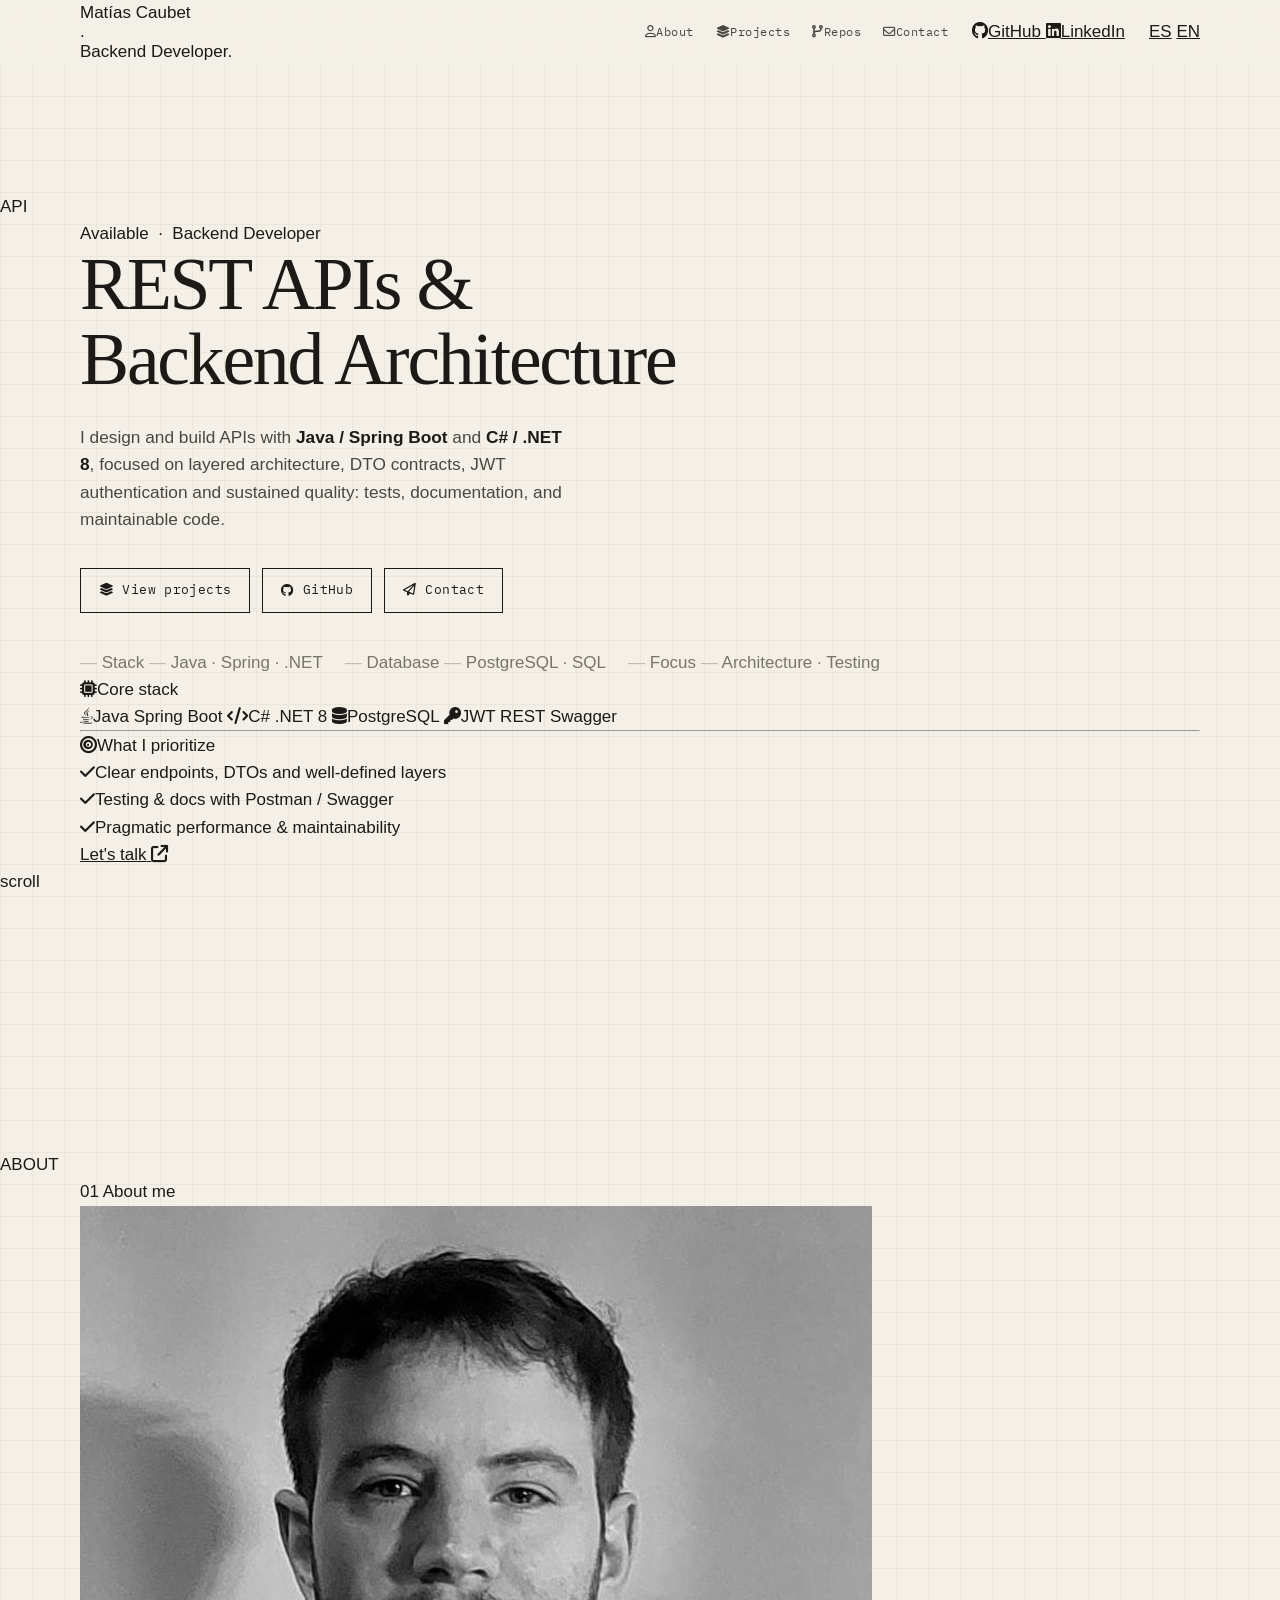
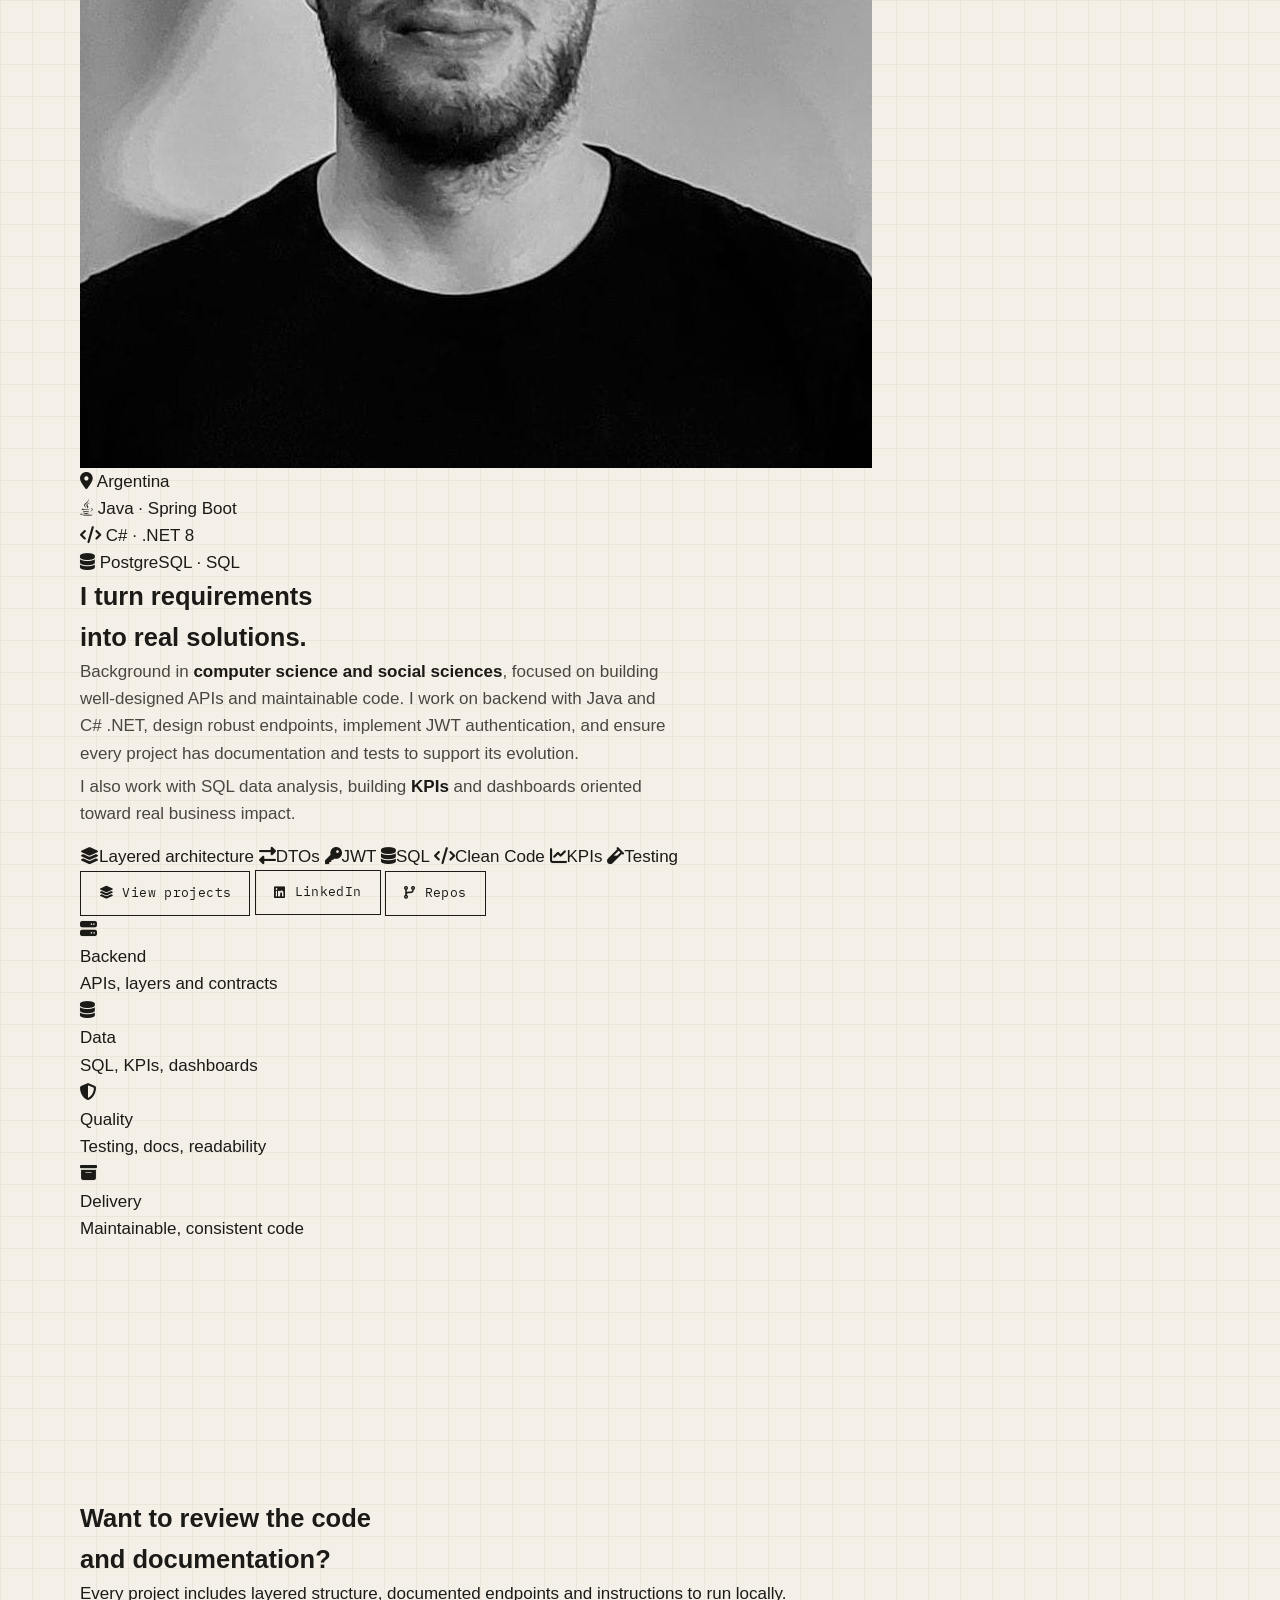
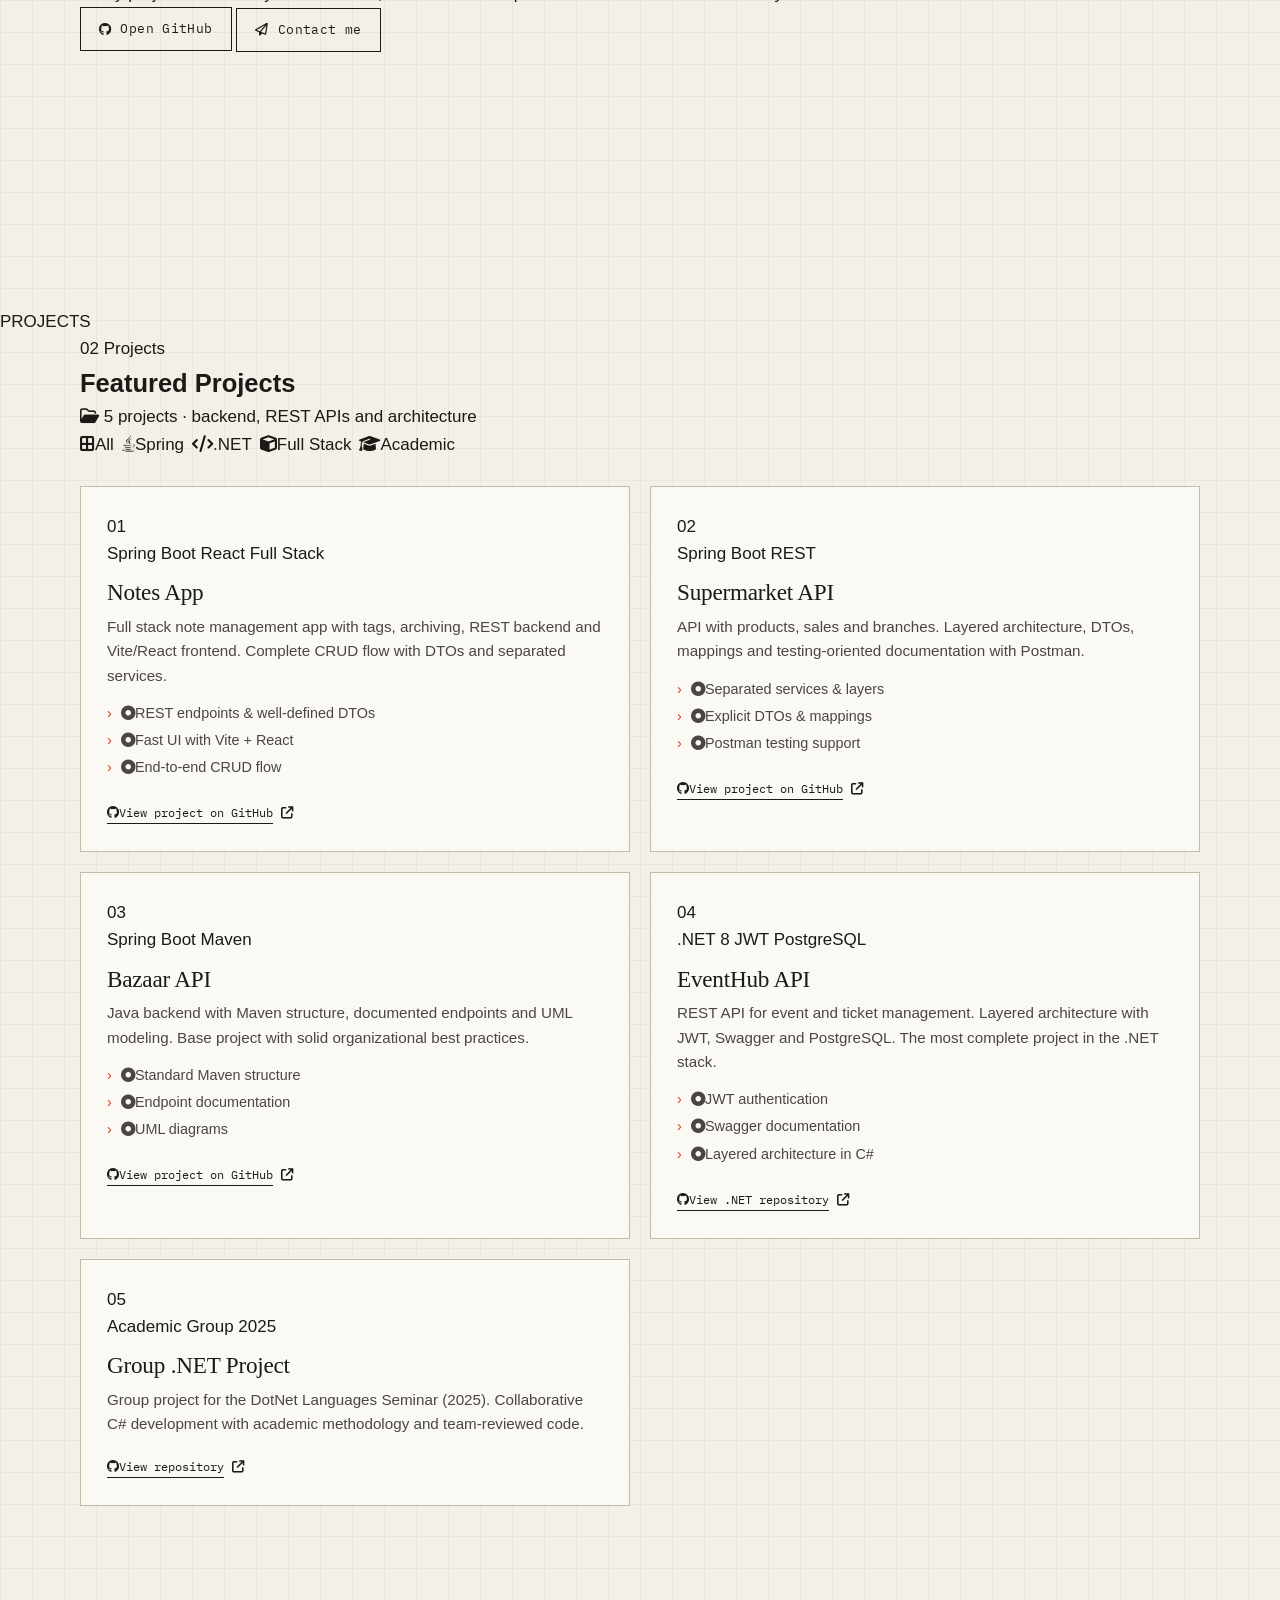
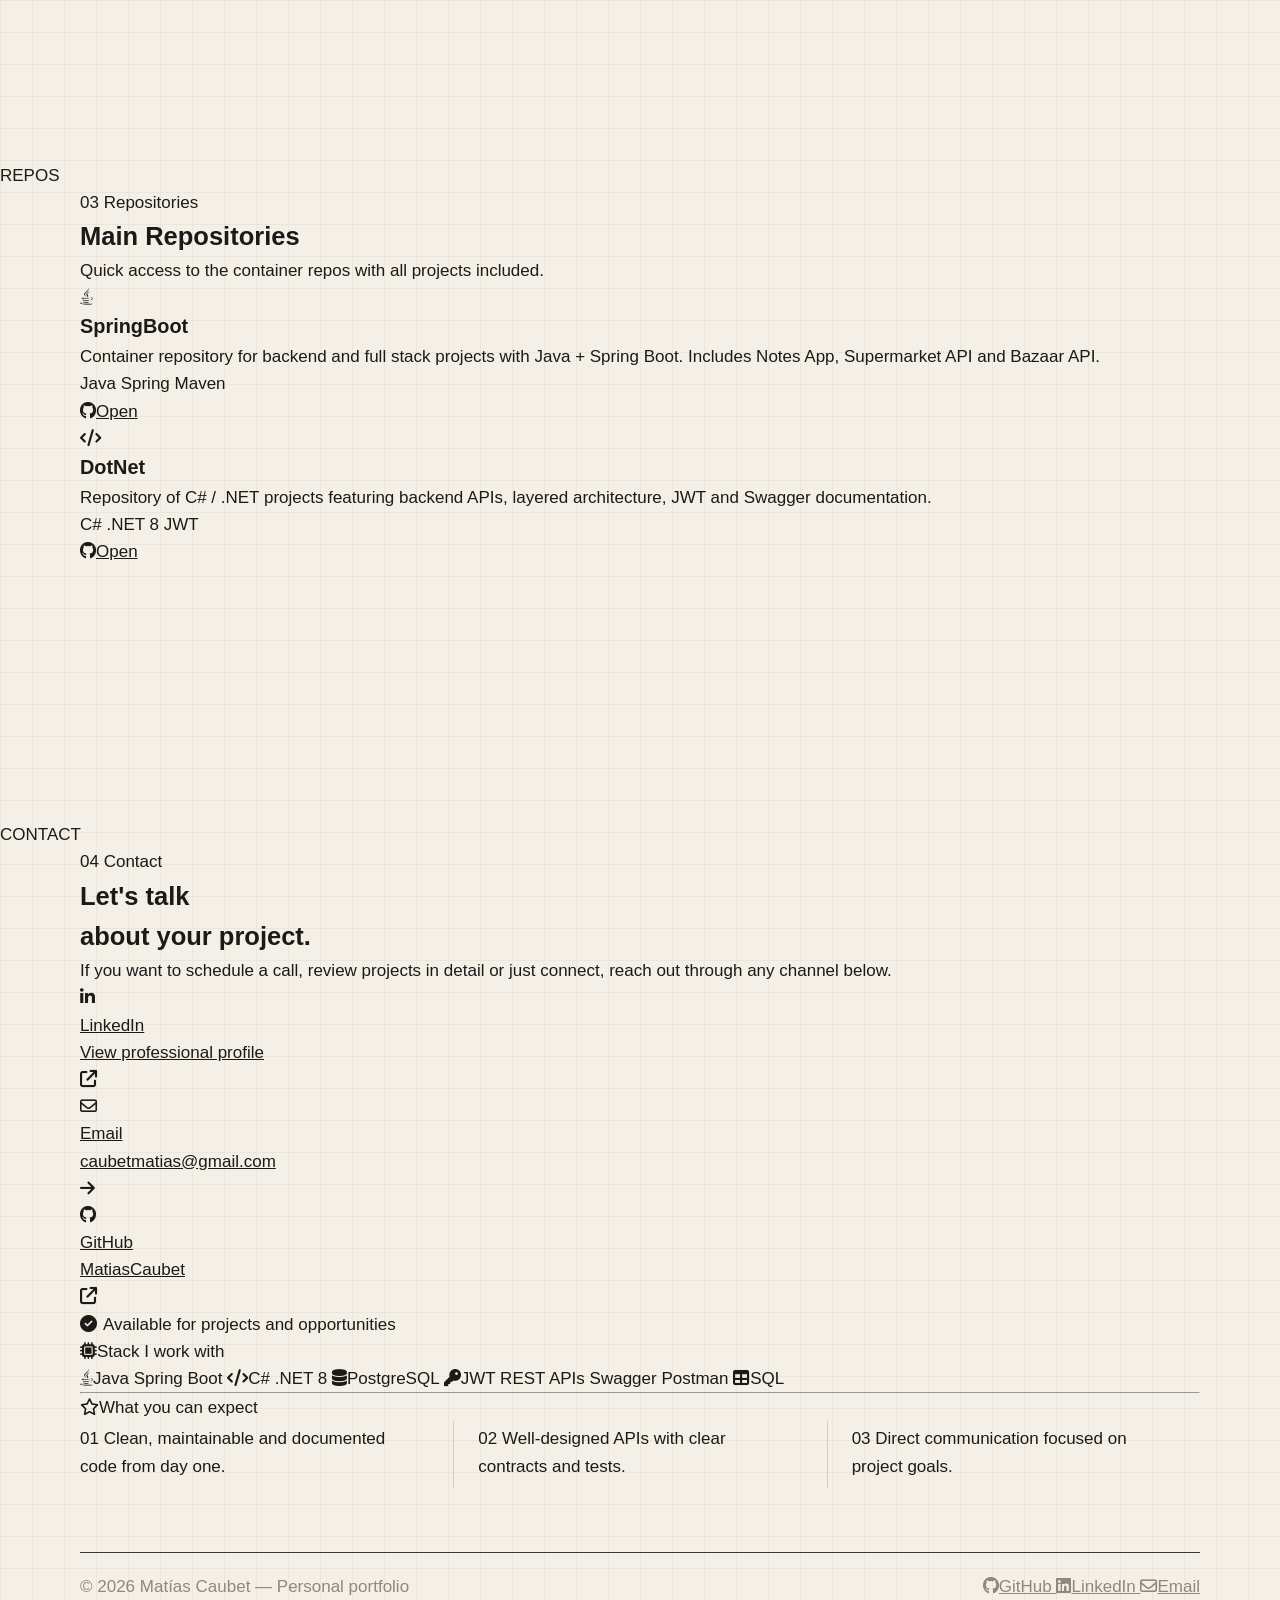
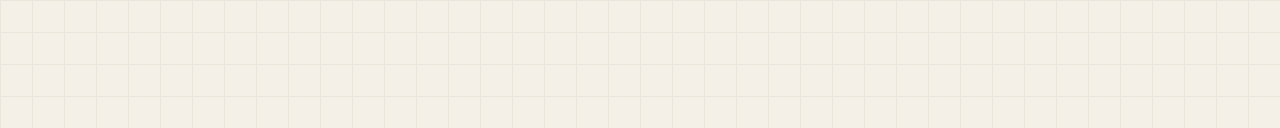
<file: EN/index.html>
<!DOCTYPE html>
<html lang="en">
<head>
  <meta charset="UTF-8" />
  <meta name="viewport" content="width=device-width, initial-scale=1.0" />
  <title>Matías Caubet | Backend Developer</title>
  <meta name="description" content="Matías Caubet's portfolio — Backend APIs with Java/Spring Boot and C#/.NET." />

  <!--
    TYPOGRAPHY SYSTEM (all upright, no italics):
    ├─ Figtree       → headings (geometric humanist, modern and authoritative)
    ├─ Inter         → body / descriptions (optimal readability in tech products)
    └─ IBM Plex Mono → UI, buttons, labels, tags (corporate precision)
  -->
  <link rel="preconnect" href="https://fonts.googleapis.com" />
  <link rel="preconnect" href="https://fonts.gstatic.com" crossorigin />
  <link href="https://fonts.googleapis.com/css2?family=Figtree:wght@400;500;600;700;800;900&family=Inter:wght@300;400;500;600;700&family=IBM+Plex+Mono:wght@300;400;500;600&display=swap" rel="stylesheet" />

  <!-- Font Awesome Free 6 -->
  <link rel="stylesheet" href="https://cdnjs.cloudflare.com/ajax/libs/font-awesome/6.5.2/css/all.min.css" crossorigin="anonymous" referrerpolicy="no-referrer" />

  <link rel="stylesheet" href="../styles.css" />
</head>

<body>
  <a class="skip" href="#hero">Skip to content</a>

  <!-- ════════════════ NAV ════════════════ -->
  <header class="topbar" data-elevate>
    <div class="wrap topbar-inner">

      <div class="brand">
        Matías Caubet<span class="brand-dot">.</span>
        <span class="brand-tag">Backend Developer.</span>
      </div>

      <button class="nav-toggle" type="button" aria-label="Open menu" aria-expanded="false" data-nav-toggle>
        <i class="fa-solid fa-bars"></i>
      </button>

      <nav class="nav" data-nav aria-label="Main navigation">
        <a href="#about"><i class="fa-regular fa-user"></i>About</a>
        <a href="#projects"><i class="fa-solid fa-layer-group"></i>Projects</a>
        <a href="#repos"><i class="fa-solid fa-code-branch"></i>Repos</a>
        <a href="#contact"><i class="fa-regular fa-envelope"></i>Contact</a>
      </nav>

      <div class="nav-ext">
        <a href="https://github.com/MatiasCaubet" target="_blank" rel="noreferrer">
          <i class="fa-brands fa-github"></i>GitHub
        </a>
        <a href="https://www.linkedin.com/in/matias-caubet" target="_blank" rel="noreferrer">
          <i class="fa-brands fa-linkedin"></i>LinkedIn
        </a>
      </div>

      <div class="lang-switch" aria-label="Switch language">
        <a class="lang-btn" href="/">ES</a>
        <a class="lang-btn active" href="/en/">EN</a>
      </div>
    </div>
  </header>

  <main>

    <!-- ════════════════ HERO ════════════════ -->
    <section id="hero" aria-label="Introduction">
      <div class="hero-orb hero-orb--1" data-parallax="0.10"></div>
      <div class="hero-orb hero-orb--2" data-parallax="0.07"></div>
      <div class="hero-grid" aria-hidden="true"></div>
      <span class="ghost ghost-hero" data-parallax="0.04" aria-hidden="true">API</span>

      <div class="wrap">
        <div class="hero-inner">

          <div>
            <div class="hero-tag reveal">
              <span class="pulse"></span>
              Available &nbsp;·&nbsp; Backend Developer
            </div>

            <h1 class="hero-title reveal d1">
              REST APIs <span class="dm">&</span><br>
              Backend <span class="hl">Architecture</span>
            </h1>

            <p class="hero-sub reveal d2">
              I design and build APIs with <strong>Java / Spring Boot</strong> and <strong>C# / .NET 8</strong>,
              focused on layered architecture, DTO contracts, JWT authentication
              and sustained quality: tests, documentation, and maintainable code.
            </p>

            <div class="hero-cta reveal d3">
              <a class="btn primary" href="#projects">
                <i class="fa-solid fa-layer-group"></i>View projects
              </a>
              <a class="btn secondary" href="https://github.com/MatiasCaubet" target="_blank" rel="noreferrer">
                <i class="fa-brands fa-github"></i>GitHub
              </a>
              <a class="btn secondary" href="#contact">
                <i class="fa-regular fa-paper-plane"></i>Contact
              </a>
            </div>

            <div class="hero-meta reveal d4">
              <div class="meta-item">
                <span class="meta-label">Stack</span>
                <span class="meta-val">Java · Spring · .NET</span>
              </div>
              <div class="meta-item">
                <span class="meta-label">Database</span>
                <span class="meta-val">PostgreSQL · SQL</span>
              </div>
              <div class="meta-item">
                <span class="meta-label">Focus</span>
                <span class="meta-val">Architecture · Testing</span>
              </div>
            </div>
          </div>

          <aside class="hero-panel reveal d2" aria-label="Technical summary">
            <p class="panel-lbl"><i class="fa-solid fa-microchip"></i>Core stack</p>
            <div class="chip-row">
              <span class="chip hi"><i class="fa-brands fa-java"></i>Java</span>
              <span class="chip hi">Spring Boot</span>
              <span class="chip hi"><i class="fa-solid fa-code"></i>C#</span>
              <span class="chip hi">.NET 8</span>
              <span class="chip"><i class="fa-solid fa-database"></i>PostgreSQL</span>
              <span class="chip"><i class="fa-solid fa-key"></i>JWT</span>
              <span class="chip">REST</span>
              <span class="chip">Swagger</span>
            </div>
            <hr class="panel-hr" />
            <p class="panel-lbl"><i class="fa-solid fa-bullseye"></i>What I prioritize</p>
            <ul class="panel-list">
              <li><i class="fa-solid fa-check"></i>Clear endpoints, DTOs and well-defined layers</li>
              <li><i class="fa-solid fa-check"></i>Testing & docs with Postman / Swagger</li>
              <li><i class="fa-solid fa-check"></i>Pragmatic performance & maintainability</li>
            </ul>
            <a class="panel-cta" href="#contact">
              <span>Let's talk</span>
              <i class="fa-solid fa-arrow-up-right-from-square"></i>
            </a>
          </aside>

        </div>
      </div>

      <div class="scroll-cue" aria-hidden="true">
        <div class="scroll-cue-line"></div>
        <span>scroll</span>
      </div>
    </section>

    <!-- ════════════════ ABOUT (with photo) ════════════════ -->
    <section id="about">
      <span class="ghost ghost-about" data-parallax="-0.05" aria-hidden="true">ABOUT</span>
      <div class="wrap">

        <div class="section-eyebrow reveal">
          <span class="eyebrow-num">01</span>
          <span class="eyebrow-sep"></span>
          About me
        </div>

        <div class="about-inner">

          <!-- photo column -->
          <div class="about-photo-col reveal">
            <div class="photo-frame">
              <img src="../imagenMatias.jpg" alt="Photo of Matías Caubet" loading="lazy"
                   onerror="this.style.display='none'" />

            </div>
            <div class="photo-facts">
              <div class="photo-fact">
                <i class="fa-solid fa-location-dot"></i>
                <span>Argentina</span>
              </div>
              <div class="photo-fact">
                <i class="fa-brands fa-java"></i>
                <span>Java · Spring Boot</span>
              </div>
              <div class="photo-fact">
                <i class="fa-solid fa-code"></i>
                <span>C# · .NET 8</span>
              </div>
              <div class="photo-fact">
                <i class="fa-solid fa-database"></i>
                <span>PostgreSQL · SQL</span>
              </div>
            </div>
          </div>

          <!-- text column -->
          <div class="about-text">
            <h2 class="section-title reveal d1">I turn requirements<br>into real solutions.</h2>

            <p class="about-body reveal d2">
              Background in <strong>computer science and social sciences</strong>,
              focused on building well-designed APIs and maintainable code.
              I work on backend with Java and C# .NET, design robust endpoints,
              implement JWT authentication, and ensure every project has
              documentation and tests to support its evolution.
            </p>
            <p class="about-body reveal d2" style="margin-top:-10px;">
              I also work with SQL data analysis, building <strong>KPIs</strong>
              and dashboards oriented toward real business impact.
            </p>

            <div class="skill-pills reveal d3">
              <span class="skill-pill"><i class="fa-solid fa-layer-group"></i>Layered architecture</span>
              <span class="skill-pill"><i class="fa-solid fa-right-left"></i>DTOs</span>
              <span class="skill-pill"><i class="fa-solid fa-key"></i>JWT</span>
              <span class="skill-pill"><i class="fa-solid fa-database"></i>SQL</span>
              <span class="skill-pill"><i class="fa-solid fa-code"></i>Clean Code</span>
              <span class="skill-pill"><i class="fa-solid fa-chart-line"></i>KPIs</span>
              <span class="skill-pill"><i class="fa-solid fa-vial"></i>Testing</span>
            </div>

            <div class="about-actions reveal d4">
              <a class="btn primary" href="#projects">
                <i class="fa-solid fa-layer-group"></i>View projects
              </a>
              <a class="btn secondary" href="https://www.linkedin.com/in/matias-caubet" target="_blank" rel="noreferrer">
                <i class="fa-brands fa-linkedin"></i>LinkedIn
              </a>
              <a class="btn secondary" href="#repos">
                <i class="fa-solid fa-code-branch"></i>Repos
              </a>
            </div>
          </div>

        </div>

        <!-- stat row -->
        <div class="stat-row reveal d2">
          <div class="stat-card">
            <div class="stat-icon"><i class="fa-solid fa-server"></i></div>
            <div class="stat-key">Backend</div>
            <div class="stat-val">APIs, layers and contracts</div>
          </div>
          <div class="stat-card">
            <div class="stat-icon"><i class="fa-solid fa-database"></i></div>
            <div class="stat-key">Data</div>
            <div class="stat-val">SQL, KPIs, dashboards</div>
          </div>
          <div class="stat-card">
            <div class="stat-icon"><i class="fa-solid fa-shield-halved"></i></div>
            <div class="stat-key">Quality</div>
            <div class="stat-val">Testing, docs, readability</div>
          </div>
          <div class="stat-card">
            <div class="stat-icon"><i class="fa-solid fa-box-archive"></i></div>
            <div class="stat-key">Delivery</div>
            <div class="stat-val">Maintainable, consistent code</div>
          </div>
        </div>

      </div>
    </section>

    <!-- ════════════════ CTA BAND ════════════════ -->
    <section id="cta-band" aria-label="Call to action">
      <div class="cta-bg" data-parallax="0.09" aria-hidden="true">
        <div class="cta-sheen"></div>
        <div class="cta-lines"></div>
      </div>
      <div class="wrap">
        <div class="cta-inner reveal">
          <div>
            <h2 class="cta-title">Want to review the code<br>and documentation?</h2>
            <p class="cta-sub">Every project includes layered structure, documented endpoints and instructions to run locally.</p>
          </div>
          <div class="cta-actions">
            <a class="btn primary" href="https://github.com/MatiasCaubet" target="_blank" rel="noreferrer">
              <i class="fa-brands fa-github"></i>Open GitHub
            </a>
            <a class="btn secondary" href="#contact">
              <i class="fa-regular fa-paper-plane"></i>Contact me
            </a>
          </div>
        </div>
      </div>
    </section>

    <!-- ════════════════ PROJECTS ════════════════ -->
    <section id="projects">
      <span class="ghost ghost-projects" data-parallax="0.06" aria-hidden="true">PROJECTS</span>
      <div class="wrap">

        <div class="sec-header">
          <div class="sec-header-left">
            <div class="section-eyebrow reveal">
              <span class="eyebrow-num">02</span>
              <span class="eyebrow-sep"></span>
              Projects
            </div>
            <h2 class="section-title reveal d1" style="margin-bottom:0;">Featured Projects</h2>
            <span class="sec-count reveal d2">
              <i class="fa-regular fa-folder-open"></i>
              5 projects · backend, REST APIs and architecture
            </span>
          </div>
          <div class="filters reveal d2">
            <button class="filter-btn active" type="button" data-filter="all">
              <i class="fa-solid fa-border-all"></i>All
            </button>
            <button class="filter-btn" type="button" data-filter="spring">
              <i class="fa-brands fa-java"></i>Spring
            </button>
            <button class="filter-btn" type="button" data-filter="dotnet">
              <i class="fa-solid fa-code"></i>.NET
            </button>
            <button class="filter-btn" type="button" data-filter="fullstack">
              <i class="fa-solid fa-cube"></i>Full Stack
            </button>
            <button class="filter-btn" type="button" data-filter="academic">
              <i class="fa-solid fa-graduation-cap"></i>Academic
            </button>
          </div>
        </div>

        <div class="pgrid">

          <article class="pcard reveal" data-tags="spring fullstack">
            <div class="pcard-head">
              <span class="pcard-num">01</span>
              <div class="pcard-badges">
                <span class="badge">Spring Boot</span>
                <span class="badge">React</span>
                <span class="badge">Full Stack</span>
              </div>
            </div>
            <h3 class="pcard-title">Notes App</h3>
            <p class="pcard-desc">Full stack note management app with tags, archiving, REST backend and Vite/React frontend. Complete CRUD flow with DTOs and separated services.</p>
            <ul class="pcard-bullets">
              <li><i class="fa-solid fa-circle-dot"></i>REST endpoints & well-defined DTOs</li>
              <li><i class="fa-solid fa-circle-dot"></i>Fast UI with Vite + React</li>
              <li><i class="fa-solid fa-circle-dot"></i>End-to-end CRUD flow</li>
            </ul>
            <div class="pcard-links">
              <a class="pcard-link" href="https://github.com/MatiasCaubet/SpringBoot/tree/main/Note" target="_blank" rel="noreferrer">
                <span><i class="fa-brands fa-github"></i>View project on GitHub</span>
                <i class="fa-solid fa-arrow-up-right-from-square arr"></i>
              </a>
            </div>
          </article>

          <article class="pcard reveal d1" data-tags="spring">
            <div class="pcard-head">
              <span class="pcard-num">02</span>
              <div class="pcard-badges">
                <span class="badge">Spring Boot</span>
                <span class="badge">REST</span>
              </div>
            </div>
            <h3 class="pcard-title">Supermarket API</h3>
            <p class="pcard-desc">API with products, sales and branches. Layered architecture, DTOs, mappings and testing-oriented documentation with Postman.</p>
            <ul class="pcard-bullets">
              <li><i class="fa-solid fa-circle-dot"></i>Separated services & layers</li>
              <li><i class="fa-solid fa-circle-dot"></i>Explicit DTOs & mappings</li>
              <li><i class="fa-solid fa-circle-dot"></i>Postman testing support</li>
            </ul>
            <div class="pcard-links">
              <a class="pcard-link" href="https://github.com/MatiasCaubet/SpringBoot/tree/main/supermercado" target="_blank" rel="noreferrer">
                <span><i class="fa-brands fa-github"></i>View project on GitHub</span>
                <i class="fa-solid fa-arrow-up-right-from-square arr"></i>
              </a>
            </div>
          </article>

          <article class="pcard reveal" data-tags="spring">
            <div class="pcard-head">
              <span class="pcard-num">03</span>
              <div class="pcard-badges">
                <span class="badge">Spring Boot</span>
                <span class="badge">Maven</span>
              </div>
            </div>
            <h3 class="pcard-title">Bazaar API</h3>
            <p class="pcard-desc">Java backend with Maven structure, documented endpoints and UML modeling. Base project with solid organizational best practices.</p>
            <ul class="pcard-bullets">
              <li><i class="fa-solid fa-circle-dot"></i>Standard Maven structure</li>
              <li><i class="fa-solid fa-circle-dot"></i>Endpoint documentation</li>
              <li><i class="fa-solid fa-circle-dot"></i>UML diagrams</li>
            </ul>
            <div class="pcard-links">
              <a class="pcard-link" href="https://github.com/MatiasCaubet/SpringBoot/tree/main/Bazar" target="_blank" rel="noreferrer">
                <span><i class="fa-brands fa-github"></i>View project on GitHub</span>
                <i class="fa-solid fa-arrow-up-right-from-square arr"></i>
              </a>
            </div>
          </article>

          <article class="pcard reveal d1" data-tags="dotnet">
            <div class="pcard-head">
              <span class="pcard-num">04</span>
              <div class="pcard-badges">
                <span class="badge">.NET 8</span>
                <span class="badge">JWT</span>
                <span class="badge">PostgreSQL</span>
              </div>
            </div>
            <h3 class="pcard-title">EventHub API</h3>
            <p class="pcard-desc">REST API for event and ticket management. Layered architecture with JWT, Swagger and PostgreSQL. The most complete project in the .NET stack.</p>
            <ul class="pcard-bullets">
              <li><i class="fa-solid fa-circle-dot"></i>JWT authentication</li>
              <li><i class="fa-solid fa-circle-dot"></i>Swagger documentation</li>
              <li><i class="fa-solid fa-circle-dot"></i>Layered architecture in C#</li>
            </ul>
            <div class="pcard-links">
              <a class="pcard-link" href="https://github.com/MatiasCaubet/DotNet" target="_blank" rel="noreferrer">
                <span><i class="fa-brands fa-github"></i>View .NET repository</span>
                <i class="fa-solid fa-arrow-up-right-from-square arr"></i>
              </a>
            </div>
          </article>

          <article class="pcard pcard-wide reveal" data-tags="dotnet academic">
            <div style="flex:1;min-width:0;">
              <div class="pcard-head">
                <span class="pcard-num">05</span>
                <div class="pcard-badges">
                  <span class="badge">Academic</span>
                  <span class="badge">Group</span>
                  <span class="badge">2025</span>
                </div>
              </div>
              <h3 class="pcard-title">Group .NET Project</h3>
              <p class="pcard-desc">Group project for the DotNet Languages Seminar (2025). Collaborative C# development with academic methodology and team-reviewed code.</p>
            </div>
            <div class="pcard-links" style="min-width:170px;flex-shrink:0;">
              <a class="pcard-link" href="https://github.com/MatiasCaubet/ProyectoDotNet-grupal" target="_blank" rel="noreferrer">
                <span><i class="fa-brands fa-github"></i>View repository</span>
                <i class="fa-solid fa-arrow-up-right-from-square arr"></i>
              </a>
            </div>
          </article>

        </div>
      </div>
    </section>

    <!-- ════════════════ REPOS ════════════════ -->
    <section id="repos">
      <span class="ghost ghost-repos" data-parallax="-0.04" aria-hidden="true">REPOS</span>
      <div class="wrap">
        <div class="section-head">
          <div class="section-eyebrow reveal">
            <span class="eyebrow-num">03</span>
            <span class="eyebrow-sep"></span>
            Repositories
          </div>
          <h2 class="section-title reveal d1">Main Repositories</h2>
          <p class="section-body reveal d2">Quick access to the container repos with all projects included.</p>
        </div>
        <div class="repos-grid">
          <div class="rcard reveal">
            <div class="rcard-top">
              <div class="rcard-icon"><i class="fa-brands fa-java"></i></div>
              <h3 class="rcard-title">SpringBoot</h3>
            </div>
            <p class="rcard-desc">Container repository for backend and full stack projects with Java + Spring Boot. Includes Notes App, Supermarket API and Bazaar API.</p>
            <div class="rcard-foot">
              <div class="rcard-chips">
                <span class="chip">Java</span>
                <span class="chip">Spring</span>
                <span class="chip">Maven</span>
              </div>
              <a class="rcard-open" href="https://github.com/MatiasCaubet/SpringBoot" target="_blank" rel="noreferrer">
                <i class="fa-brands fa-github"></i>Open
              </a>
            </div>
          </div>
          <div class="rcard reveal d1">
            <div class="rcard-top">
              <div class="rcard-icon"><i class="fa-solid fa-code"></i></div>
              <h3 class="rcard-title">DotNet</h3>
            </div>
            <p class="rcard-desc">Repository of C# / .NET projects featuring backend APIs, layered architecture, JWT and Swagger documentation.</p>
            <div class="rcard-foot">
              <div class="rcard-chips">
                <span class="chip">C#</span>
                <span class="chip">.NET 8</span>
                <span class="chip">JWT</span>
              </div>
              <a class="rcard-open" href="https://github.com/MatiasCaubet/DotNet" target="_blank" rel="noreferrer">
                <i class="fa-brands fa-github"></i>Open
              </a>
            </div>
          </div>
        </div>
      </div>
    </section>

    <!-- ════════════════ CONTACT ════════════════ -->
    <section id="contact">
      <span class="ghost ghost-contact" data-parallax="0.04" aria-hidden="true">CONTACT</span>
      <div class="wrap">
        <div class="contact-inner">

          <div>
            <div class="section-eyebrow reveal">
              <span class="eyebrow-num">04</span>
              <span class="eyebrow-sep"></span>
              Contact
            </div>
            <h2 class="section-title reveal d1">Let's talk<br>about your project.</h2>
            <p class="section-body reveal d2">
              If you want to schedule a call, review projects in detail or just connect,
              reach out through any channel below.
            </p>
            <div class="contact-cards reveal d3">
              <a class="ccard" href="https://www.linkedin.com/in/matias-caubet" target="_blank" rel="noreferrer">
                <div class="ccard-l">
                  <div class="ccard-ico"><i class="fa-brands fa-linkedin-in"></i></div>
                  <div>
                    <p class="ccard-lbl">LinkedIn</p>
                    <p class="ccard-val">View professional profile</p>
                  </div>
                </div>
                <i class="fa-solid fa-arrow-up-right-from-square ccard-arr"></i>
              </a>
              <a class="ccard" href="mailto:caubetmatias@gmail.com">
                <div class="ccard-l">
                  <div class="ccard-ico"><i class="fa-regular fa-envelope"></i></div>
                  <div>
                    <p class="ccard-lbl">Email</p>
                    <p class="ccard-val">caubetmatias@gmail.com</p>
                  </div>
                </div>
                <i class="fa-solid fa-arrow-right ccard-arr"></i>
              </a>
              <a class="ccard" href="https://github.com/MatiasCaubet" target="_blank" rel="noreferrer">
                <div class="ccard-l">
                  <div class="ccard-ico"><i class="fa-brands fa-github"></i></div>
                  <div>
                    <p class="ccard-lbl">GitHub</p>
                    <p class="ccard-val">MatiasCaubet</p>
                  </div>
                </div>
                <i class="fa-solid fa-arrow-up-right-from-square ccard-arr"></i>
              </a>
            </div>
          </div>

          <div class="info-panel reveal d2">
            <div class="avail-bar">
              <span class="avail-dot"></span>
              <span class="avail-txt"><i class="fa-solid fa-circle-check" style="margin-right:6px;"></i>Available for projects and opportunities</span>
            </div>
            <p class="panel-lbl"><i class="fa-solid fa-microchip"></i>Stack I work with</p>
            <div class="info-stack">
              <span class="chip hi"><i class="fa-brands fa-java"></i>Java</span>
              <span class="chip hi">Spring Boot</span>
              <span class="chip hi"><i class="fa-solid fa-code"></i>C#</span>
              <span class="chip hi">.NET 8</span>
              <span class="chip"><i class="fa-solid fa-database"></i>PostgreSQL</span>
              <span class="chip"><i class="fa-solid fa-key"></i>JWT</span>
              <span class="chip">REST APIs</span>
              <span class="chip">Swagger</span>
              <span class="chip">Postman</span>
              <span class="chip"><i class="fa-solid fa-table"></i>SQL</span>
            </div>
            <hr class="panel-hr" />
            <p class="panel-lbl"><i class="fa-regular fa-star"></i>What you can expect</p>
            <div class="principles">
              <div class="principle">
                <span class="pnum">01</span>
                Clean, maintainable and documented code from day one.
              </div>
              <div class="principle">
                <span class="pnum">02</span>
                Well-designed APIs with clear contracts and tests.
              </div>
              <div class="principle">
                <span class="pnum">03</span>
                Direct communication focused on project goals.
              </div>
            </div>
          </div>

        </div>

        <footer class="footer">
          <p class="footer-copy">© <span class="js-year"></span> Matías Caubet — Personal portfolio</p>
          <div class="footer-links">
            <a href="https://github.com/MatiasCaubet" target="_blank" rel="noreferrer">
              <i class="fa-brands fa-github"></i>GitHub
            </a>
            <a href="https://www.linkedin.com/in/matias-caubet" target="_blank" rel="noreferrer">
              <i class="fa-brands fa-linkedin"></i>LinkedIn
            </a>
            <a href="mailto:caubetmatias@gmail.com">
              <i class="fa-regular fa-envelope"></i>Email
            </a>
          </div>
        </footer>
      </div>
    </section>

  </main>
  <script src="../script.js"></script>
</body>
</html>
</file>
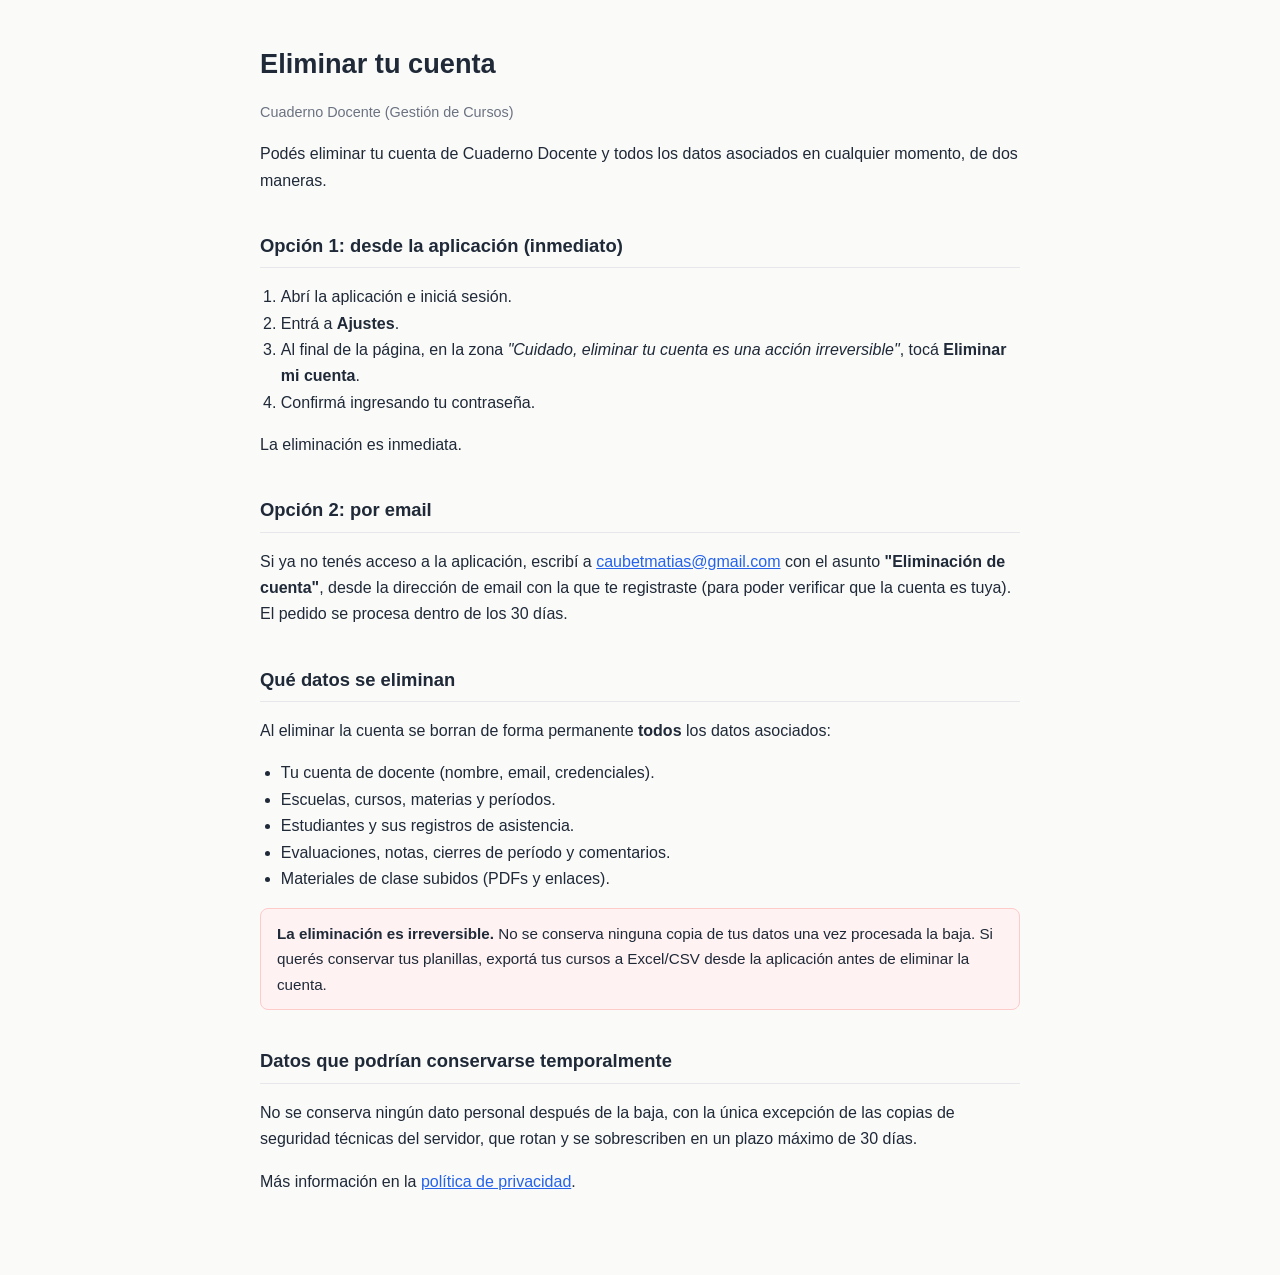
<file: cuaderno-docente/eliminar-cuenta.html>
<!DOCTYPE html>
<html lang="es-AR">
<head>
<meta charset="utf-8">
<meta name="viewport" content="width=device-width, initial-scale=1">
<title>Eliminar tu cuenta — Cuaderno Docente</title>
<style>
  :root { color-scheme: light; }
  body {
    font-family: -apple-system, "Segoe UI", Roboto, Helvetica, Arial, sans-serif;
    max-width: 760px; margin: 0 auto; padding: 24px 20px 64px;
    color: #1f2937; line-height: 1.65; background: #fafaf9;
  }
  h1 { font-size: 1.7rem; margin-bottom: 0.2em; }
  h2 { font-size: 1.15rem; margin-top: 2em; border-bottom: 1px solid #e5e7eb; padding-bottom: 6px; }
  .meta { color: #6b7280; font-size: 0.9rem; }
  ol, ul { padding-left: 1.3em; }
  a { color: #2563eb; }
  .aviso { background: #fef2f2; border: 1px solid #fecaca; border-radius: 8px; padding: 12px 16px; font-size: 0.95rem; }
</style>
</head>
<body>

<h1>Eliminar tu cuenta</h1>
<p class="meta">Cuaderno Docente (Gestión de Cursos)</p>

<p>Podés eliminar tu cuenta de Cuaderno Docente y todos los datos asociados en cualquier
momento, de dos maneras.</p>

<h2>Opción 1: desde la aplicación (inmediato)</h2>
<ol>
  <li>Abrí la aplicación e iniciá sesión.</li>
  <li>Entrá a <strong>Ajustes</strong>.</li>
  <li>Al final de la página, en la zona <em>"Cuidado, eliminar tu cuenta es una acción
      irreversible"</em>, tocá <strong>Eliminar mi cuenta</strong>.</li>
  <li>Confirmá ingresando tu contraseña.</li>
</ol>
<p>La eliminación es inmediata.</p>

<h2>Opción 2: por email</h2>
<p>Si ya no tenés acceso a la aplicación, escribí a
<a href="mailto:caubetmatias@gmail.com?subject=Eliminaci%C3%B3n%20de%20cuenta%20-%20Cuaderno%20Docente">caubetmatias@gmail.com</a>
con el asunto <strong>"Eliminación de cuenta"</strong>, desde la dirección de email con la que
te registraste (para poder verificar que la cuenta es tuya). El pedido se procesa dentro de
los 30 días.</p>

<h2>Qué datos se eliminan</h2>
<p>Al eliminar la cuenta se borran de forma permanente <strong>todos</strong> los datos asociados:</p>
<ul>
  <li>Tu cuenta de docente (nombre, email, credenciales).</li>
  <li>Escuelas, cursos, materias y períodos.</li>
  <li>Estudiantes y sus registros de asistencia.</li>
  <li>Evaluaciones, notas, cierres de período y comentarios.</li>
  <li>Materiales de clase subidos (PDFs y enlaces).</li>
</ul>

<div class="aviso">
  <strong>La eliminación es irreversible.</strong> No se conserva ninguna copia de tus datos
  una vez procesada la baja. Si querés conservar tus planillas, exportá tus cursos a
  Excel/CSV desde la aplicación antes de eliminar la cuenta.
</div>

<h2>Datos que podrían conservarse temporalmente</h2>
<p>No se conserva ningún dato personal después de la baja, con la única excepción de las
copias de seguridad técnicas del servidor, que rotan y se sobrescriben en un plazo máximo
de 30 días.</p>

<p>Más información en la <a href="privacidad.html">política de privacidad</a>.</p>

</body>
</html>
</file>
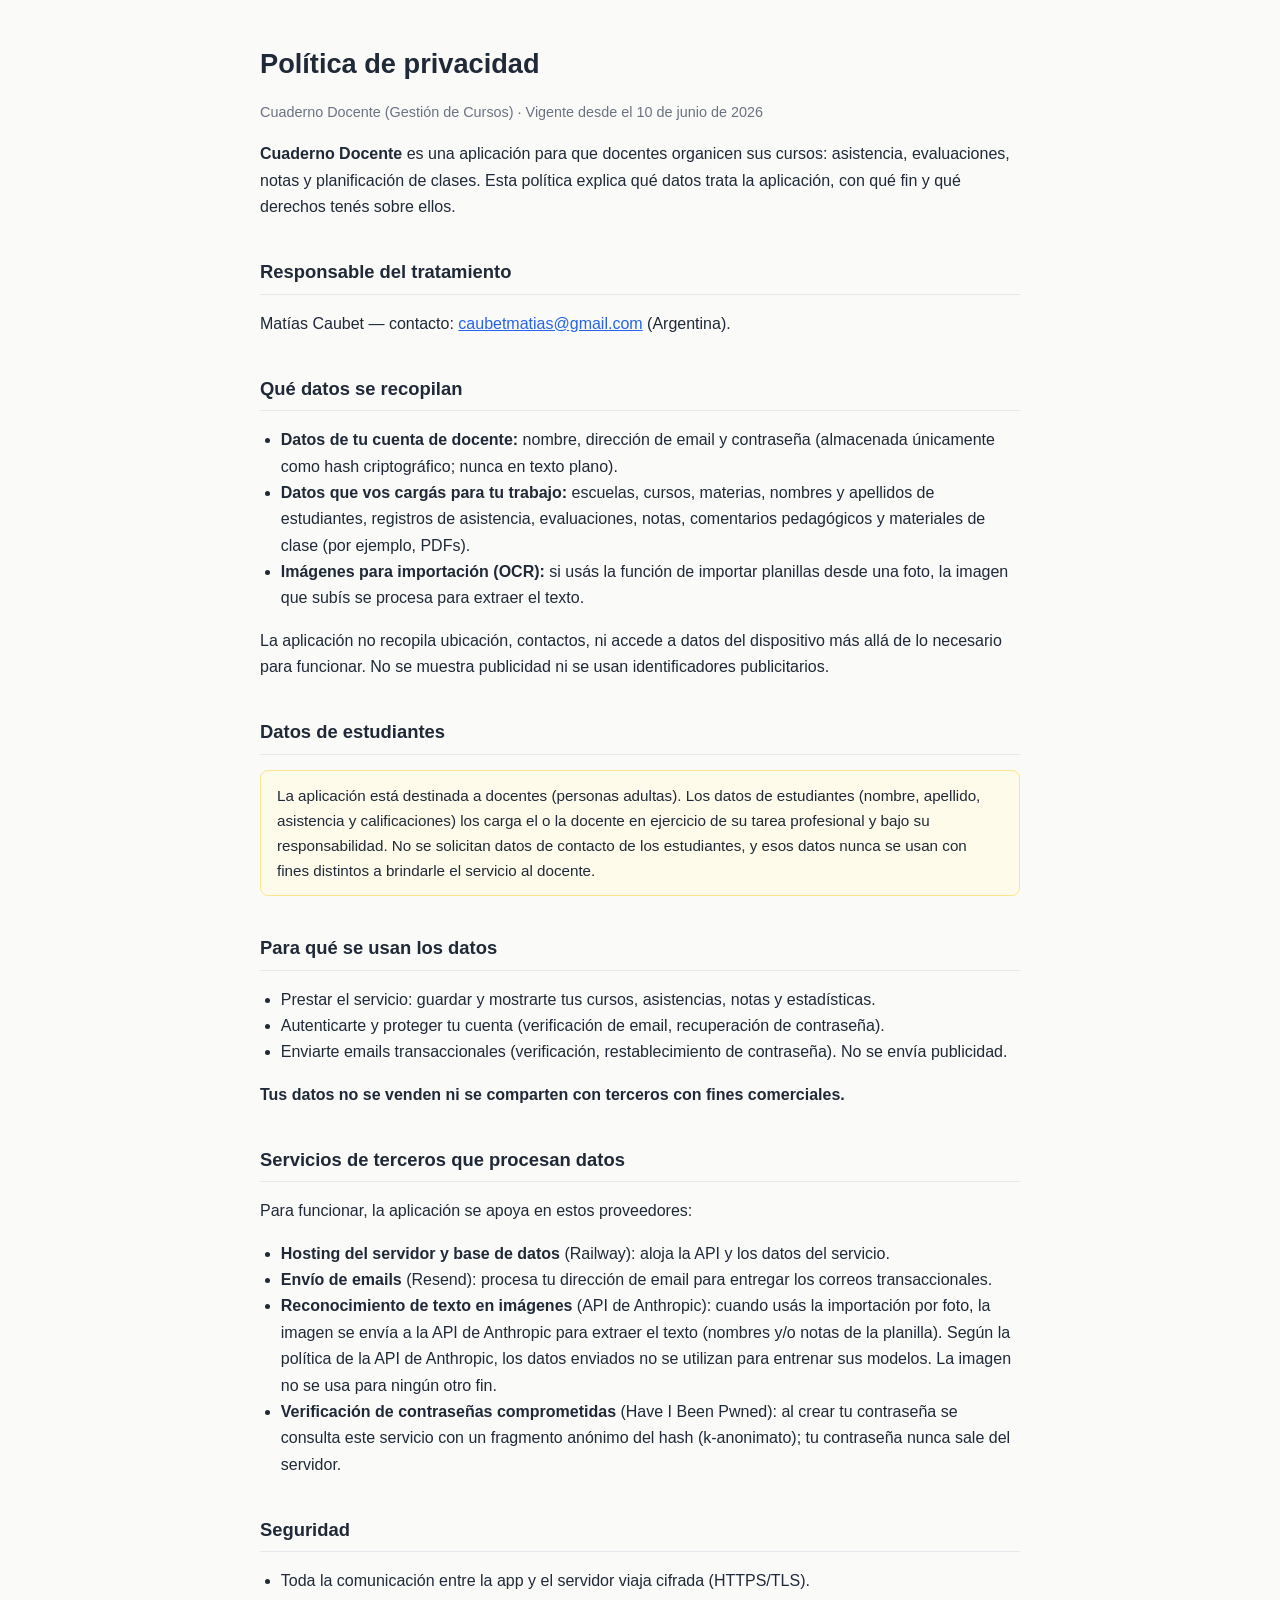
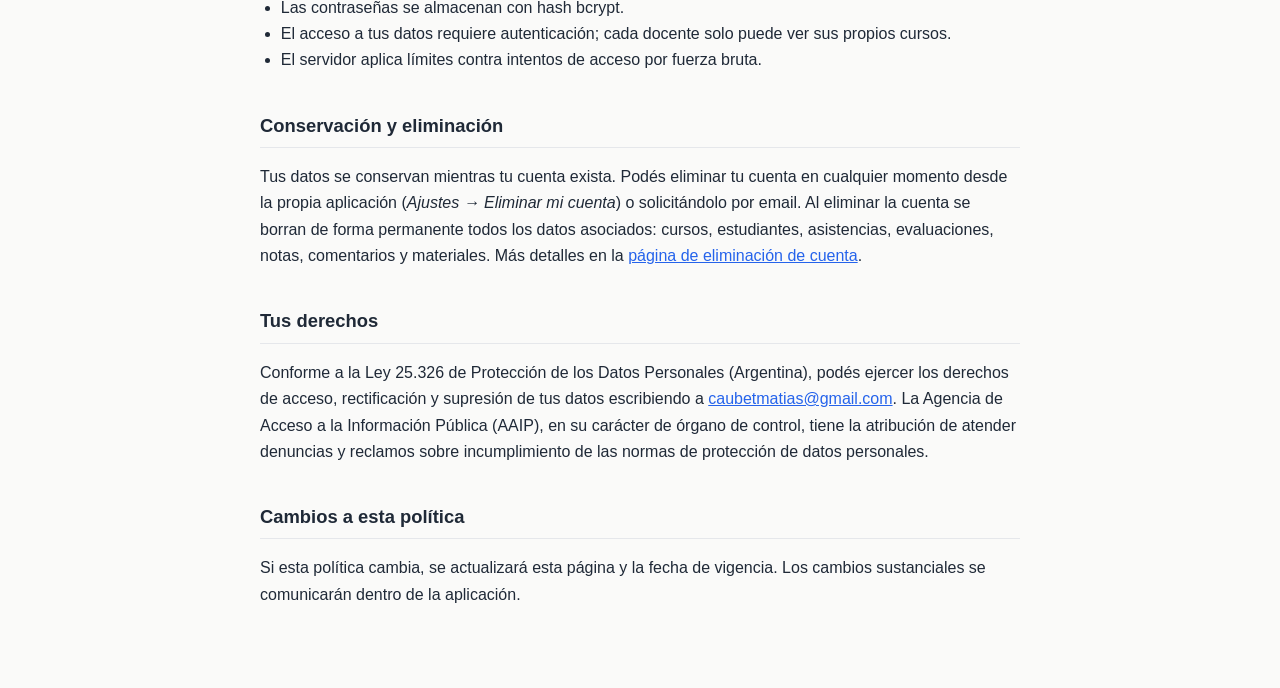
<file: cuaderno-docente/privacidad.html>
<!DOCTYPE html>
<html lang="es-AR">
<head>
<meta charset="utf-8">
<meta name="viewport" content="width=device-width, initial-scale=1">
<title>Política de privacidad — Cuaderno Docente</title>
<style>
  :root { color-scheme: light; }
  body {
    font-family: -apple-system, "Segoe UI", Roboto, Helvetica, Arial, sans-serif;
    max-width: 760px; margin: 0 auto; padding: 24px 20px 64px;
    color: #1f2937; line-height: 1.65; background: #fafaf9;
  }
  h1 { font-size: 1.7rem; margin-bottom: 0.2em; }
  h2 { font-size: 1.15rem; margin-top: 2em; border-bottom: 1px solid #e5e7eb; padding-bottom: 6px; }
  .meta { color: #6b7280; font-size: 0.9rem; }
  ul { padding-left: 1.3em; }
  a { color: #2563eb; }
  .nota { background: #fffbeb; border: 1px solid #fde68a; border-radius: 8px; padding: 12px 16px; font-size: 0.95rem; }
</style>
</head>
<body>

<h1>Política de privacidad</h1>
<p class="meta">Cuaderno Docente (Gestión de Cursos) · Vigente desde el 10 de junio de 2026</p>

<p><strong>Cuaderno Docente</strong> es una aplicación para que docentes organicen sus cursos:
asistencia, evaluaciones, notas y planificación de clases. Esta política explica qué datos
trata la aplicación, con qué fin y qué derechos tenés sobre ellos.</p>

<h2>Responsable del tratamiento</h2>
<p>Matías Caubet — contacto: <a href="mailto:caubetmatias@gmail.com">caubetmatias@gmail.com</a> (Argentina).</p>

<h2>Qué datos se recopilan</h2>
<ul>
  <li><strong>Datos de tu cuenta de docente:</strong> nombre, dirección de email y contraseña
      (almacenada únicamente como hash criptográfico; nunca en texto plano).</li>
  <li><strong>Datos que vos cargás para tu trabajo:</strong> escuelas, cursos, materias,
      nombres y apellidos de estudiantes, registros de asistencia, evaluaciones, notas,
      comentarios pedagógicos y materiales de clase (por ejemplo, PDFs).</li>
  <li><strong>Imágenes para importación (OCR):</strong> si usás la función de importar
      planillas desde una foto, la imagen que subís se procesa para extraer el texto.</li>
</ul>
<p>La aplicación no recopila ubicación, contactos, ni accede a datos del dispositivo más
allá de lo necesario para funcionar. No se muestra publicidad ni se usan identificadores
publicitarios.</p>

<h2>Datos de estudiantes</h2>
<div class="nota">
  La aplicación está destinada a docentes (personas adultas). Los datos de estudiantes
  (nombre, apellido, asistencia y calificaciones) los carga el o la docente en ejercicio de su
  tarea profesional y bajo su responsabilidad. No se solicitan datos de contacto de los
  estudiantes, y esos datos nunca se usan con fines distintos a brindarle el servicio al docente.
</div>

<h2>Para qué se usan los datos</h2>
<ul>
  <li>Prestar el servicio: guardar y mostrarte tus cursos, asistencias, notas y estadísticas.</li>
  <li>Autenticarte y proteger tu cuenta (verificación de email, recuperación de contraseña).</li>
  <li>Enviarte emails transaccionales (verificación, restablecimiento de contraseña). No se envía publicidad.</li>
</ul>
<p><strong>Tus datos no se venden ni se comparten con terceros con fines comerciales.</strong></p>

<h2>Servicios de terceros que procesan datos</h2>
<p>Para funcionar, la aplicación se apoya en estos proveedores:</p>
<ul>
  <li><strong>Hosting del servidor y base de datos</strong> (Railway): aloja la API y los datos del servicio.</li>
  <li><strong>Envío de emails</strong> (Resend): procesa tu dirección de email para entregar los correos transaccionales.</li>
  <li><strong>Reconocimiento de texto en imágenes</strong> (API de Anthropic): cuando usás la
      importación por foto, la imagen se envía a la API de Anthropic para extraer el texto
      (nombres y/o notas de la planilla). Según la política de la API de Anthropic, los datos
      enviados no se utilizan para entrenar sus modelos. La imagen no se usa para ningún otro fin.</li>
  <li><strong>Verificación de contraseñas comprometidas</strong> (Have I Been Pwned): al crear tu
      contraseña se consulta este servicio con un fragmento anónimo del hash (k-anonimato);
      tu contraseña nunca sale del servidor.</li>
</ul>

<h2>Seguridad</h2>
<ul>
  <li>Toda la comunicación entre la app y el servidor viaja cifrada (HTTPS/TLS).</li>
  <li>Las contraseñas se almacenan con hash bcrypt.</li>
  <li>El acceso a tus datos requiere autenticación; cada docente solo puede ver sus propios cursos.</li>
  <li>El servidor aplica límites contra intentos de acceso por fuerza bruta.</li>
</ul>

<h2>Conservación y eliminación</h2>
<p>Tus datos se conservan mientras tu cuenta exista. Podés eliminar tu cuenta en cualquier
momento desde la propia aplicación (<em>Ajustes → Eliminar mi cuenta</em>) o solicitándolo por
email. Al eliminar la cuenta se borran de forma permanente todos los datos asociados:
cursos, estudiantes, asistencias, evaluaciones, notas, comentarios y materiales.
Más detalles en la <a href="eliminar-cuenta.html">página de eliminación de cuenta</a>.</p>

<h2>Tus derechos</h2>
<p>Conforme a la Ley 25.326 de Protección de los Datos Personales (Argentina), podés ejercer
los derechos de acceso, rectificación y supresión de tus datos escribiendo a
<a href="mailto:caubetmatias@gmail.com">caubetmatias@gmail.com</a>.
La Agencia de Acceso a la Información Pública (AAIP), en su carácter de órgano de control,
tiene la atribución de atender denuncias y reclamos sobre incumplimiento de las normas de
protección de datos personales.</p>

<h2>Cambios a esta política</h2>
<p>Si esta política cambia, se actualizará esta página y la fecha de vigencia. Los cambios
sustanciales se comunicarán dentro de la aplicación.</p>

</body>
</html>
</file>
<file: styles.css>
/* ═══════════════════════════════════════════════════════
   Matías Caubet · portfolio
   Editorial claro: papel, tinta, un acento rojo.
   Fraunces (títulos) · IBM Plex Sans (cuerpo) · IBM Plex Mono (etiquetas)
═══════════════════════════════════════════════════════ */

:root {
  --paper:   #f4f0e8;
  --paper-2: #ece6da;
  --card:    #fbf9f4;
  --ink:     #1b1a17;
  --ink-2:   #4a4740;
  --ink-3:   #7a756a;
  --rule:    #d6cfc1;
  --rule-2:  #c4bba9;
  --red:     #d6402b;
  --red-ink: #b3321f;

  --f-title: 'Fraunces', Georgia, 'Times New Roman', serif;
  --f-body:  'IBM Plex Sans', 'Helvetica Neue', Arial, sans-serif;
  --f-mono:  'IBM Plex Mono', 'Courier New', monospace;

  --max: 1120px;
  --gutter: 16px;
  --sec: clamp(72px, 10vw, 128px);
}

*, *::before, *::after { box-sizing: border-box; margin: 0; padding: 0; }

html {
  scroll-behavior: smooth;
  -webkit-font-smoothing: antialiased;
  -moz-osx-font-smoothing: grayscale;
  scroll-padding-top: 72px;
}
@media (prefers-reduced-motion: reduce) {
  html { scroll-behavior: auto; }
  *, *::before, *::after { animation: none !important; transition: none !important; }
}

body {
  font-family: var(--f-body);
  font-size: 17px;
  line-height: 1.6;
  color: var(--ink);
  background-color: var(--paper);
  background-image:
    linear-gradient(var(--paper-2) 1px, transparent 1px),
    linear-gradient(90deg, var(--paper-2) 1px, transparent 1px);
  background-size: 32px 32px;
  overflow-x: hidden;
}

a { color: inherit; }
ul, ol { list-style: none; }
img { display: block; max-width: 100%; }
button { font: inherit; color: inherit; background: none; border: 0; cursor: pointer; }
svg { flex-shrink: 0; }

:focus-visible {
  outline: 2px solid var(--red);
  outline-offset: 3px;
  border-radius: 2px;
}

::selection { background: var(--red); color: var(--paper); }

.wrap {
  width: min(var(--max), calc(100% - 2 * var(--gutter)));
  margin-inline: auto;
}

.skip {
  position: absolute; left: -9999px; top: 10px; z-index: 100;
  background: var(--ink); color: var(--paper);
  font-family: var(--f-mono); font-size: .8rem;
  padding: 8px 14px;
}
.skip:focus { left: 10px; }

.mono {
  font-family: var(--f-mono);
  font-size: .74rem;
  letter-spacing: .08em;
  text-transform: uppercase;
}

/* ─── topbar ─────────────────────────────────────────── */
.topbar {
  position: sticky; top: 0; z-index: 50;
  background: rgba(244, 240, 232, .92);
  backdrop-filter: blur(6px);
  -webkit-backdrop-filter: blur(6px);
  border-bottom: 1px solid transparent;
  transition: border-color .2s;
}
.topbar.is-raised { border-bottom-color: var(--rule); }
.topbar-inner {
  display: flex; align-items: center; gap: 24px;
  height: 64px;
}
.brand {
  display: flex; flex-direction: column; line-height: 1.15;
  text-decoration: none;
}
.brand-name {
  font-family: var(--f-title); font-weight: 600; font-size: 1.12rem;
  letter-spacing: -.01em;
}
.brand-name .dot { color: var(--red); }
.brand-kicker { color: var(--ink-3); font-size: .62rem; }

.nav { display: flex; gap: 22px; margin-left: auto; }
.nav a {
  font-family: var(--f-mono); font-size: .78rem; letter-spacing: .04em;
  text-decoration: none; color: var(--ink-2);
  padding: 6px 0; border-bottom: 1.5px solid transparent;
  transition: color .15s, border-color .15s;
}
.nav a:hover { color: var(--ink); }
.nav a.active { color: var(--ink); border-bottom-color: var(--red); }

.lang {
  display: flex; border: 1px solid var(--rule-2);
  font-family: var(--f-mono); font-size: .72rem;
}
.lang a { padding: 4px 9px; text-decoration: none; color: var(--ink-3); }
.lang a[aria-current="true"] { background: var(--ink); color: var(--paper); }

.nav-toggle {
  display: none; margin-left: auto;
  width: 40px; height: 40px; align-items: center; justify-content: center;
}
.nav-toggle span, .nav-toggle span::before, .nav-toggle span::after {
  display: block; width: 20px; height: 1.5px; background: var(--ink);
  position: relative; transition: transform .2s, background .2s;
}
.nav-toggle span::before, .nav-toggle span::after { content: ''; position: absolute; left: 0; }
.nav-toggle span::before { top: -6px; }
.nav-toggle span::after  { top: 6px; }
.nav-toggle[aria-expanded="true"] span { background: transparent; }
.nav-toggle[aria-expanded="true"] span::before { transform: translateY(6px) rotate(45deg); }
.nav-toggle[aria-expanded="true"] span::after  { transform: translateY(-6px) rotate(-45deg); }

/* ─── buttons ────────────────────────────────────────── */
.btn {
  display: inline-flex; align-items: center; gap: 9px;
  font-family: var(--f-mono); font-size: .8rem; letter-spacing: .03em;
  text-decoration: none;
  padding: 11px 18px;
  border: 1.5px solid var(--ink);
  transition: background .15s, color .15s, border-color .15s;
}
.btn svg { width: 16px; height: 16px; }
.btn-solid { background: var(--ink); color: var(--paper); }
.btn-solid:hover { background: var(--red); border-color: var(--red); }
.btn-line:hover { background: var(--ink); color: var(--paper); }

/* ─── sections ───────────────────────────────────────── */
section { padding-block: var(--sec); }
.sec-head {
  display: grid; grid-template-columns: 180px 1fr; gap: 32px;
  margin-bottom: 48px;
  border-top: 1.5px solid var(--ink);
  padding-top: 18px;
}
.sec-num { color: var(--red); }
.sec-num b { color: var(--ink); font-weight: 500; }
.sec-title {
  font-family: var(--f-title); font-weight: 500;
  font-size: clamp(1.9rem, 3.6vw, 2.8rem);
  line-height: 1.08; letter-spacing: -.02em;
  max-width: 22ch;
}
.sec-title em { font-style: italic; color: var(--red); }
.sec-lead { color: var(--ink-2); max-width: 60ch; margin-top: 14px; }

/* ─── hero ───────────────────────────────────────────── */
.hero { padding-top: clamp(48px, 8vw, 96px); padding-bottom: var(--sec); }
.hero-grid {
  display: grid; grid-template-columns: 1.15fr .85fr; gap: 56px;
  align-items: center;
}
.hero-kicker { color: var(--ink-3); margin-bottom: 22px; display: flex; gap: 12px; align-items: center; }
.hero-kicker::before { content: ''; width: 28px; height: 1.5px; background: var(--red); }
.hero-title {
  font-family: var(--f-title); font-weight: 500;
  font-size: clamp(2.5rem, 6.2vw, 4.6rem);
  line-height: 1.02; letter-spacing: -.03em;
  font-variation-settings: "opsz" 144;
}
.hero-title em { font-style: italic; color: var(--red); }
.hero-sub {
  margin-top: 26px; max-width: 52ch;
  font-size: 1.08rem; color: var(--ink-2);
}
.hero-sub strong { color: var(--ink); font-weight: 600; }
.hero-cta { display: flex; flex-wrap: wrap; gap: 12px; margin-top: 34px; }
.hero-meta {
  display: flex; flex-wrap: wrap; gap: 8px 22px;
  margin-top: 36px; color: var(--ink-3);
}
.hero-meta span::before { content: '— '; color: var(--rule-2); }

/* diagrama */
.diagram {
  background: var(--card);
  border: 1.5px solid var(--ink);
  box-shadow: 8px 8px 0 var(--ink);
  padding: 22px 22px 18px;
}
.diagram-head { display: flex; justify-content: space-between; color: var(--ink-3); margin-bottom: 14px; }
.diagram svg { width: 100%; height: auto; display: block; }
.diagram .lbl  { font-family: var(--f-mono); font-size: 11px; letter-spacing: .08em; fill: var(--ink-3); }
.diagram .ttl  { font-family: var(--f-title); font-size: 19px; fill: var(--ink); }
.diagram .frm  { font-family: var(--f-mono); font-size: 12px; fill: var(--ink-2); }
.diagram .note { font-family: var(--f-mono); font-size: 11px; fill: var(--red); }
.diagram .box  { fill: var(--paper); stroke: var(--ink); stroke-width: 1.5; }
.diagram .box.ai { fill: #fff; stroke-dasharray: 5 4; }
.diagram .flow {
  fill: none; stroke: var(--red); stroke-width: 2;
  stroke-dasharray: 520; stroke-dashoffset: 520;
  animation: draw 2.4s .5s cubic-bezier(.6,.1,.3,1) forwards;
}
.diagram .tip { fill: var(--red); opacity: 0; animation: fade .3s 2.7s forwards; }
@keyframes draw { to { stroke-dashoffset: 0; } }
@keyframes fade { to { opacity: 1; } }
.diagram-foot {
  margin-top: 12px; padding-top: 12px; border-top: 1px dashed var(--rule-2);
  font-family: var(--f-title); font-style: italic; font-size: 1rem; color: var(--ink-2);
}

/* ─── principios ─────────────────────────────────────── */
.principles { display: grid; grid-template-columns: repeat(3, 1fr); }
.principle {
  padding: 4px 28px 8px 24px;
  border-left: 1px solid var(--rule);
}
.principle:first-child { border-left: 0; padding-left: 0; }
.principle .mono { color: var(--red); }
.principle h3 {
  font-family: var(--f-title); font-weight: 500; font-size: 1.4rem;
  line-height: 1.2; margin: 12px 0 10px; letter-spacing: -.01em;
}
.principle p { color: var(--ink-2); font-size: .97rem; }

/* ─── casos ──────────────────────────────────────────── */
.cases { display: grid; gap: 28px; }
.case {
  display: grid; grid-template-columns: 180px 1fr; gap: 32px;
  background: var(--card);
  border: 1px solid var(--rule-2);
  padding: 32px;
}
.case-side { display: flex; flex-direction: column; gap: 14px; }
.case-num {
  font-family: var(--f-title); font-size: 3.6rem; line-height: .9;
  color: var(--red); font-weight: 400;
}
.case-ctx { color: var(--ink-3); }
.case h3 {
  font-family: var(--f-title); font-weight: 500;
  font-size: clamp(1.45rem, 2.4vw, 1.9rem); line-height: 1.15; letter-spacing: -.015em;
}
.case-hook { font-family: var(--f-title); font-style: italic; color: var(--ink-2); margin-top: 8px; font-size: 1.08rem; }
.case-cols {
  display: grid; grid-template-columns: repeat(3, 1fr); gap: 24px;
  margin-top: 24px; padding-top: 20px; border-top: 1px solid var(--rule);
}
.case-cols h4 { color: var(--ink-3); margin-bottom: 8px; font-weight: 500; }
.case-cols p, .case-cols li { font-size: .94rem; color: var(--ink-2); }
.case-cols li { padding-left: 14px; position: relative; margin-bottom: 4px; }
.case-cols li::before { content: '›'; position: absolute; left: 0; color: var(--red); }
.cascade {
  display: flex; flex-wrap: wrap; align-items: center; gap: 6px;
  margin-top: 20px;
  font-family: var(--f-mono); font-size: .76rem;
}
.cascade span { border: 1px solid var(--ink); padding: 3px 9px; background: var(--paper); }
.cascade span.ai { border-style: dashed; background: #fff; }
.cascade span.ok { border-color: var(--red); color: var(--red-ink); }
.cascade i { font-style: normal; color: var(--ink-3); }
.case-foot { margin-top: 18px; color: var(--ink-3); font-size: .85rem; }
.tags { display: flex; flex-wrap: wrap; gap: 6px; }
.tag {
  font-family: var(--f-mono); font-size: .68rem; letter-spacing: .03em;
  border: 1px solid var(--rule-2); padding: 2px 8px; color: var(--ink-2);
  background: var(--paper);
}

/* ─── proyectos ──────────────────────────────────────── */
.filters { display: flex; flex-wrap: wrap; gap: 8px; margin-bottom: 28px; }
.filter {
  font-family: var(--f-mono); font-size: .74rem; letter-spacing: .03em;
  border: 1px solid var(--rule-2); padding: 6px 12px; background: var(--card);
  transition: background .15s, color .15s, border-color .15s;
}
.filter:hover { border-color: var(--ink); }
.filter[aria-pressed="true"] { background: var(--ink); color: var(--paper); border-color: var(--ink); }

.pgrid { display: grid; grid-template-columns: repeat(2, 1fr); gap: 20px; }
.pcard {
  display: flex; flex-direction: column;
  background: var(--card); border: 1px solid var(--rule-2);
  padding: 26px; transition: border-color .15s, transform .15s, box-shadow .15s;
}
.pcard:hover { border-color: var(--ink); transform: translate(-2px, -2px); box-shadow: 4px 4px 0 var(--ink); }
.pcard-top { display: flex; justify-content: space-between; align-items: baseline; gap: 12px; color: var(--ink-3); }
.pcard h3 {
  font-family: var(--f-title); font-weight: 500; font-size: 1.45rem;
  margin: 12px 0 8px; letter-spacing: -.01em; line-height: 1.2;
}
.pcard p { color: var(--ink-2); font-size: .95rem; }
.pcard ul { margin: 14px 0 0; }
.pcard li { font-size: .9rem; color: var(--ink-2); padding-left: 14px; position: relative; margin-bottom: 4px; }
.pcard li::before { content: '›'; position: absolute; left: 0; color: var(--red); }
.pcard .tags { margin-top: 18px; }
.pcard-link {
  margin-top: auto; padding-top: 20px;
  display: inline-flex; align-items: center; gap: 8px;
  font-family: var(--f-mono); font-size: .78rem; text-decoration: none;
}
.pcard-link span { border-bottom: 1px solid var(--ink); }
.pcard-link:hover { color: var(--red); }
.pcard-link:hover span { border-color: var(--red); }
.pcard-link svg { width: 14px; height: 14px; }

.plist { margin-top: 20px; border-top: 1.5px solid var(--ink); }
.plist li {
  display: grid; grid-template-columns: 1fr auto; gap: 6px 24px; align-items: baseline;
  padding: 16px 0; border-bottom: 1px solid var(--rule);
}
.plist a.plist-name {
  font-family: var(--f-title); font-size: 1.15rem; text-decoration: none;
}
.plist a.plist-name:hover { color: var(--red); }
.plist a.plist-name::after { content: ' ↗'; font-family: var(--f-mono); font-size: .8rem; color: var(--ink-3); }
.plist p { grid-column: 1 / -1; color: var(--ink-2); font-size: .92rem; }
.plist .tags { justify-content: flex-end; }

.repos {
  display: flex; flex-wrap: wrap; gap: 10px 22px; align-items: center;
  margin-top: 28px; color: var(--ink-3);
}
.repos a { font-family: var(--f-mono); font-size: .8rem; color: var(--ink); }
.repos a:hover { color: var(--red); }

[data-tags][hidden] { display: none !important; }

/* ─── sobre mí ───────────────────────────────────────── */
.about { display: grid; grid-template-columns: 260px 1fr; gap: 56px; align-items: start; }
.photo {
  border: 1.5px solid var(--ink); background: var(--card); padding: 10px;
  box-shadow: 8px 8px 0 var(--red);
}
.photo img { width: 100%; height: auto; aspect-ratio: 4 / 5; object-fit: cover; filter: grayscale(.25) contrast(1.02); }
.photo figcaption { margin-top: 10px; color: var(--ink-3); }
.about-text p { color: var(--ink-2); max-width: 62ch; margin-bottom: 16px; }
.about-text p strong { color: var(--ink); font-weight: 600; }
.about-text .lead {
  font-family: var(--f-title); font-size: 1.5rem; line-height: 1.3; color: var(--ink);
  letter-spacing: -.01em; margin-bottom: 22px;
}
.stack { display: grid; grid-template-columns: repeat(2, 1fr); gap: 0 32px; margin-top: 26px; border-top: 1px solid var(--rule); }
.stack div { display: grid; grid-template-columns: 110px 1fr; gap: 12px; padding: 10px 0; border-bottom: 1px solid var(--rule); font-size: .92rem; }
.stack dt { color: var(--ink-3); }
.stack dd { color: var(--ink); }

/* ─── contacto ───────────────────────────────────────── */
.contact {
  background: var(--ink); color: var(--paper);
  padding-block: clamp(64px, 9vw, 112px);
}
.contact-grid { display: grid; grid-template-columns: 1fr 1fr; gap: 48px; align-items: end; }
.contact h2 {
  font-family: var(--f-title); font-weight: 500;
  font-size: clamp(2rem, 4.4vw, 3.4rem); line-height: 1.05; letter-spacing: -.02em;
}
.contact h2 em { font-style: italic; color: #ef6a55; }
.contact p { color: #c9c2b4; margin-top: 16px; max-width: 46ch; }
.contact-grid .mono { color: #ef6a55; display: block; margin-bottom: 18px; }
.clinks { border-top: 1px solid #3a3832; }
.clinks a {
  display: flex; justify-content: space-between; align-items: center; gap: 16px;
  padding: 18px 0; border-bottom: 1px solid #3a3832;
  text-decoration: none; transition: color .15s, padding .15s;
}
.clinks a:hover { color: #ef6a55; padding-left: 8px; }
.clinks .k { font-family: var(--f-mono); font-size: .74rem; letter-spacing: .08em; text-transform: uppercase; color: #8f897c; min-width: 90px; }
.clinks .v { flex: 1; font-family: var(--f-title); font-size: 1.2rem; overflow-wrap: anywhere; }
.clinks svg { width: 16px; height: 16px; }

.footer {
  display: flex; justify-content: space-between; flex-wrap: wrap; gap: 12px;
  margin-top: 64px; padding-top: 20px; border-top: 1px solid #3a3832;
  color: #8f897c;
}

/* ─── reveal ─────────────────────────────────────────── */
.js .reveal { opacity: 0; transform: translateY(14px); transition: opacity .6s ease, transform .6s ease; }
.js .reveal.is-in { opacity: 1; transform: none; }
@media (prefers-reduced-motion: reduce) {
  .js .reveal { opacity: 1; transform: none; }
  .diagram .flow { stroke-dashoffset: 0; }
  .diagram .tip { opacity: 1; }
}

/* ─── responsive ─────────────────────────────────────── */
@media (max-width: 960px) {
  .hero-grid { grid-template-columns: 1fr; gap: 44px; }
  .diagram { max-width: 520px; }
  .principles { grid-template-columns: 1fr; gap: 28px; }
  .principle, .principle:first-child { border-left: 0; padding: 20px 0 0; border-top: 1px solid var(--rule); }
  .case { grid-template-columns: 1fr; gap: 18px; }
  .case-side { flex-direction: row; align-items: center; flex-wrap: wrap; }
  .case-num { font-size: 2.6rem; }
  .about { grid-template-columns: 1fr; gap: 36px; }
  .photo { max-width: 240px; }
  .contact-grid { grid-template-columns: 1fr; }
}

@media (max-width: 760px) {
  body { font-size: 16px; }
  .nav-toggle { display: inline-flex; }
  .nav {
    position: absolute; top: 64px; left: 0; right: 0;
    flex-direction: column; gap: 0;
    background: var(--paper); border-bottom: 1px solid var(--rule);
    padding: 8px var(--gutter) 16px;
    display: none;
  }
  .nav.is-open { display: flex; }
  .nav a { padding: 12px 0; border-bottom: 1px solid var(--rule); font-size: .85rem; }
  .nav a.active { border-bottom-color: var(--rule); color: var(--red); }
  .topbar-inner { gap: 12px; }
  .sec-head { grid-template-columns: 1fr; gap: 10px; margin-bottom: 32px; }
  .case { padding: 22px; }
  .case-cols { grid-template-columns: 1fr; gap: 16px; }
  .pgrid { grid-template-columns: 1fr; }
  .pcard { padding: 22px; }
  .plist li { grid-template-columns: 1fr; }
  .plist .tags { justify-content: flex-start; }
  .stack { grid-template-columns: 1fr; }
  .diagram { box-shadow: 5px 5px 0 var(--ink); padding: 16px; }
}
</file>
